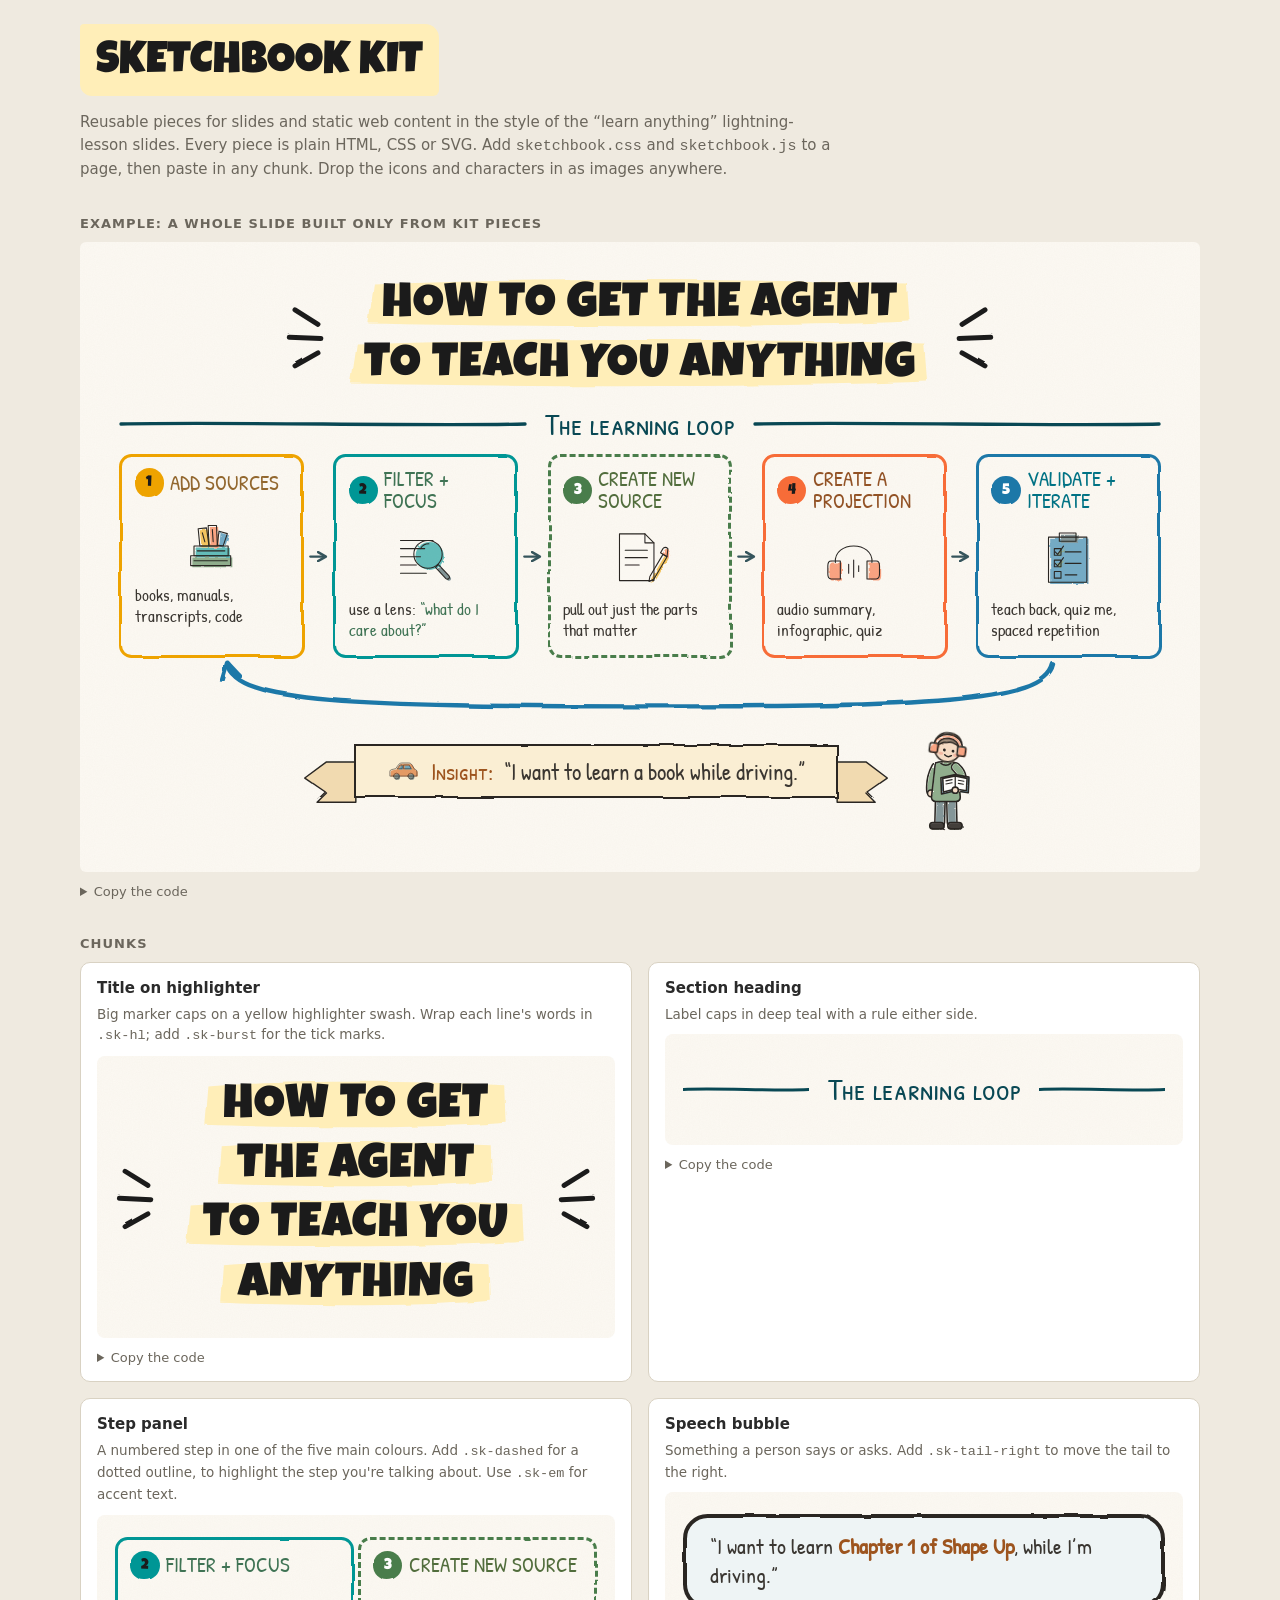
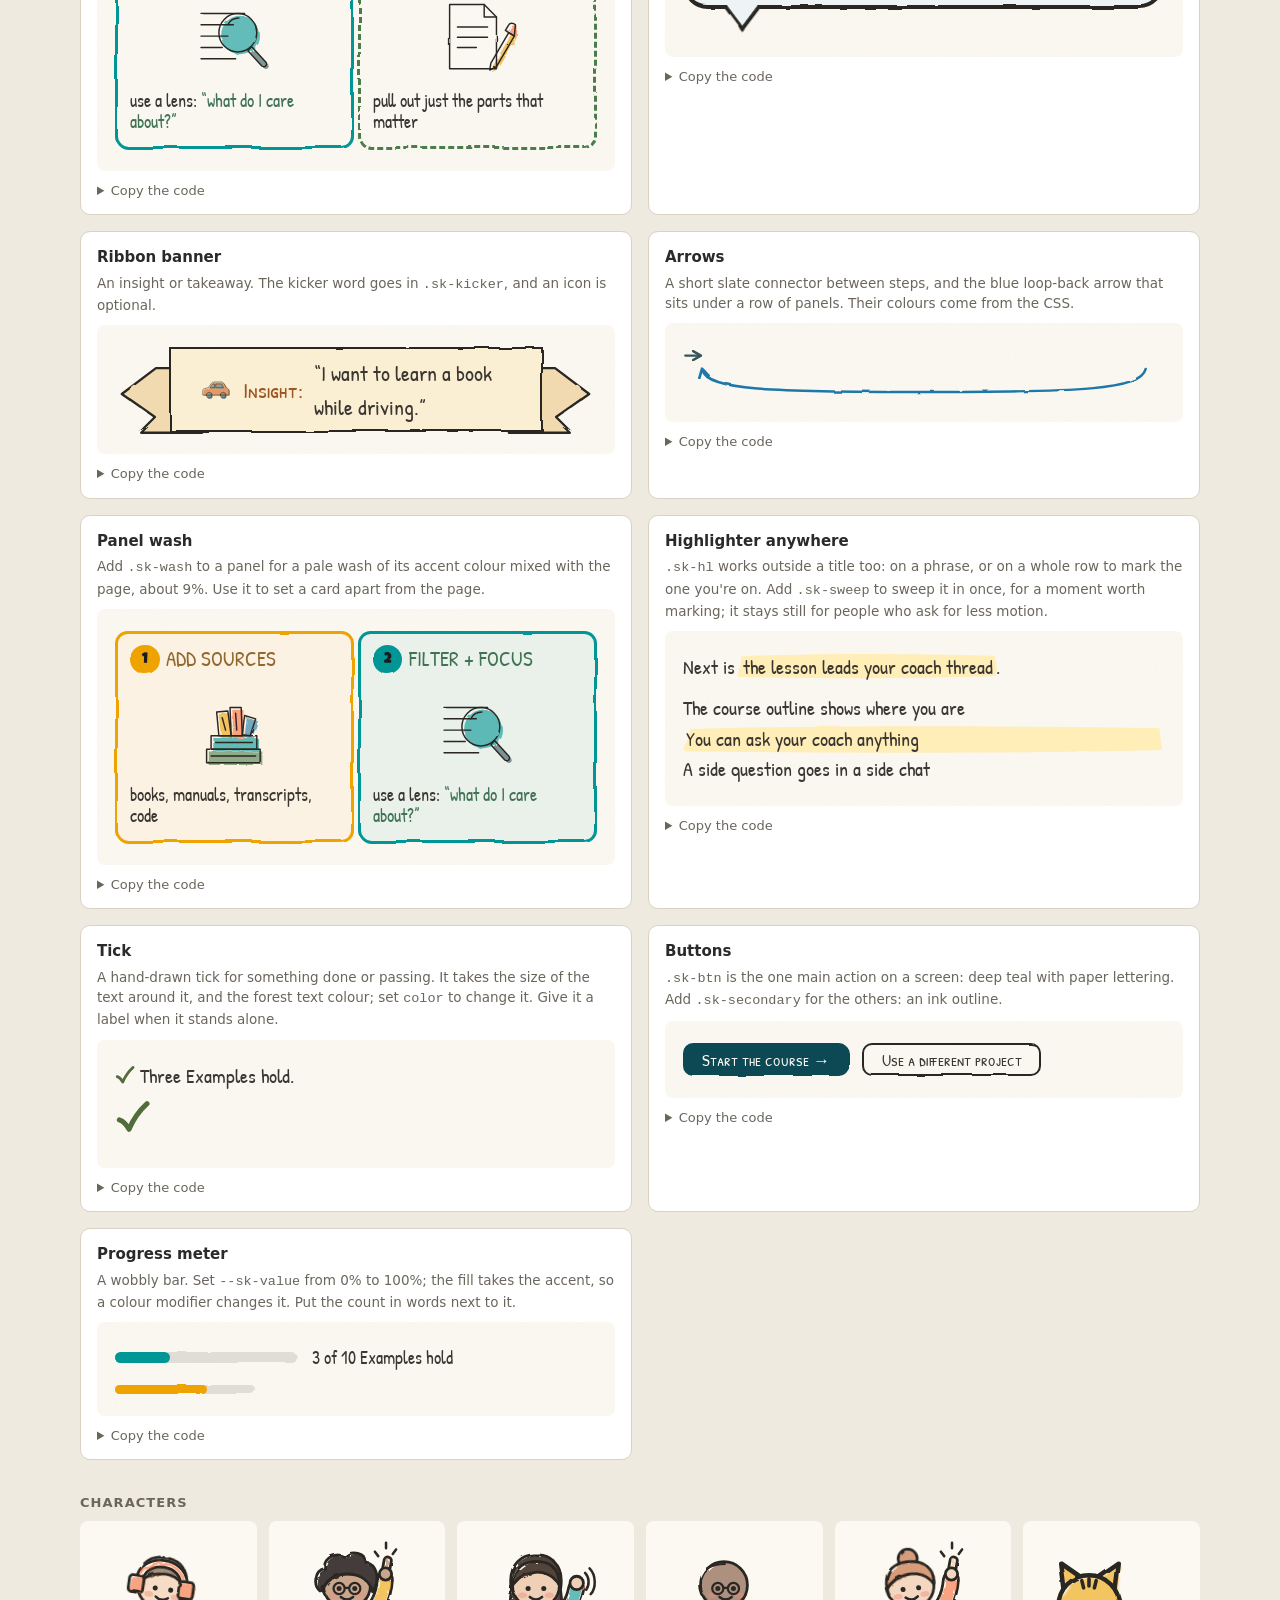
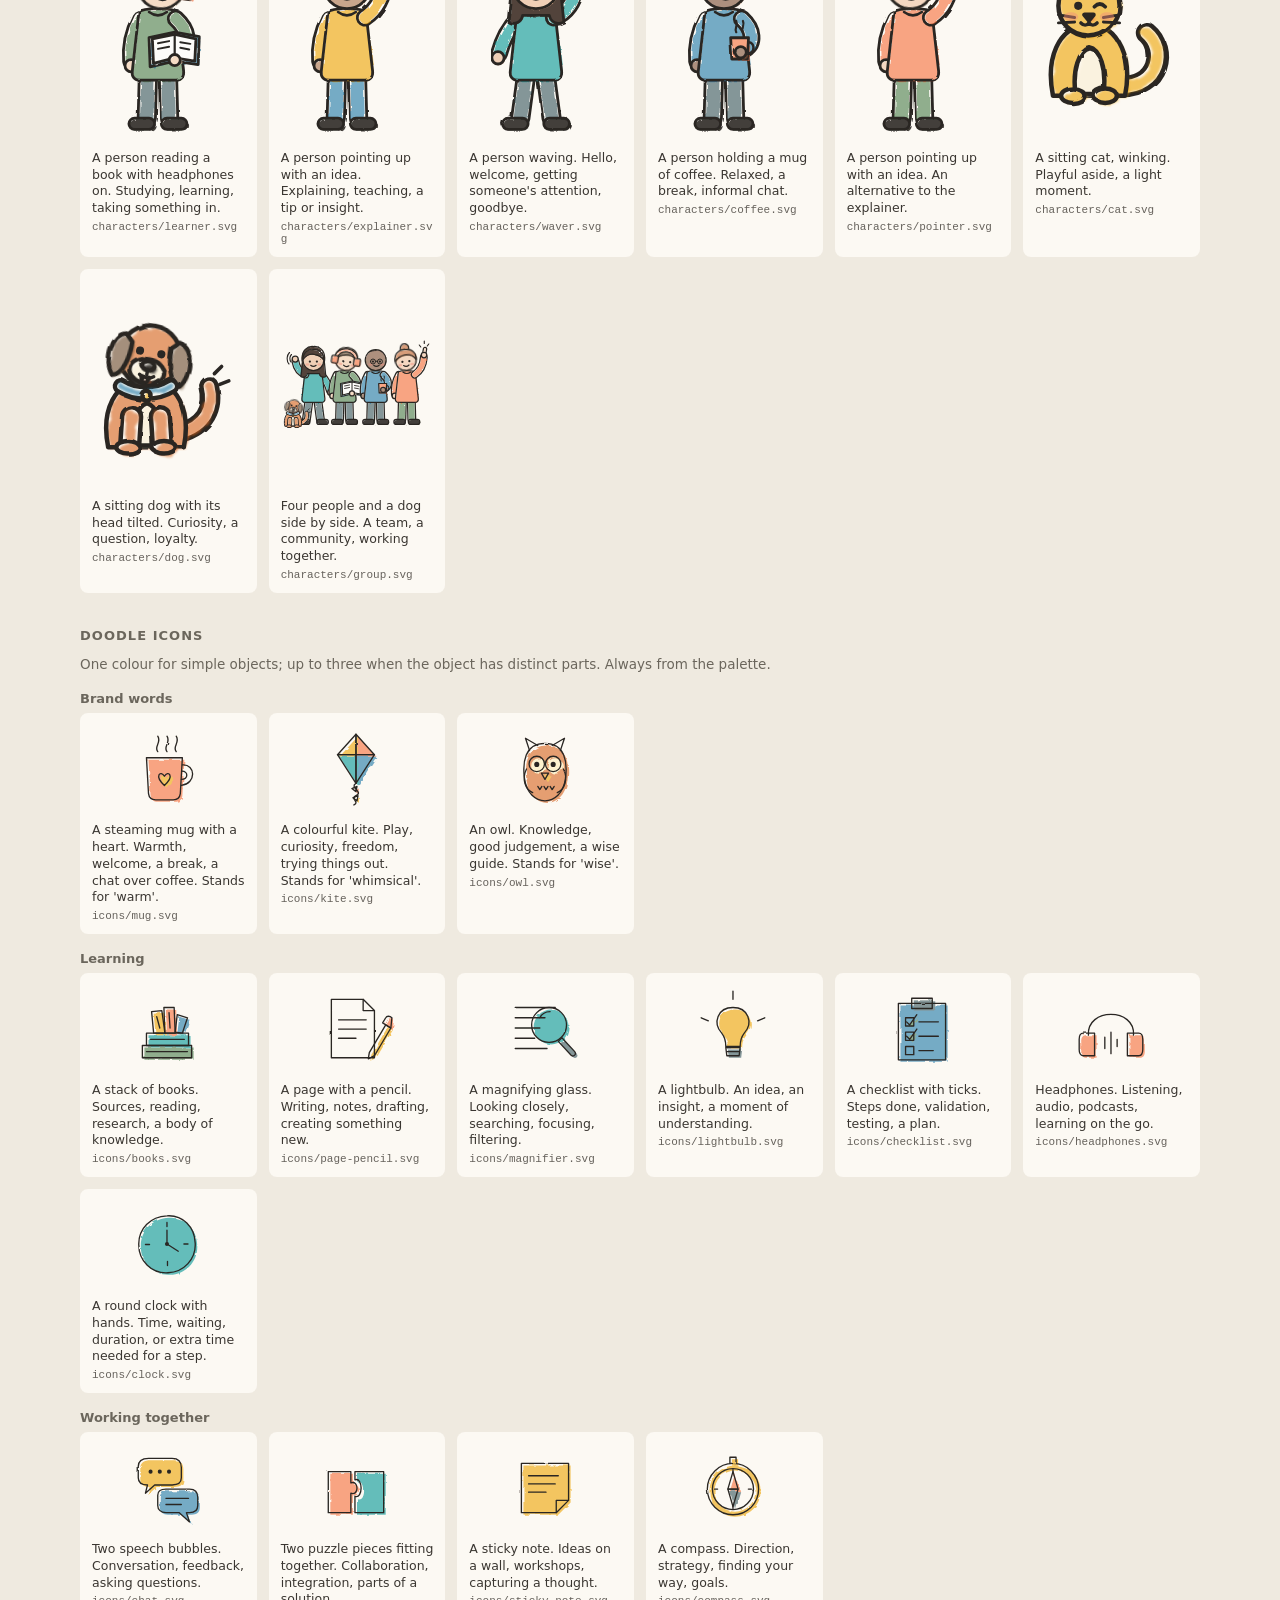
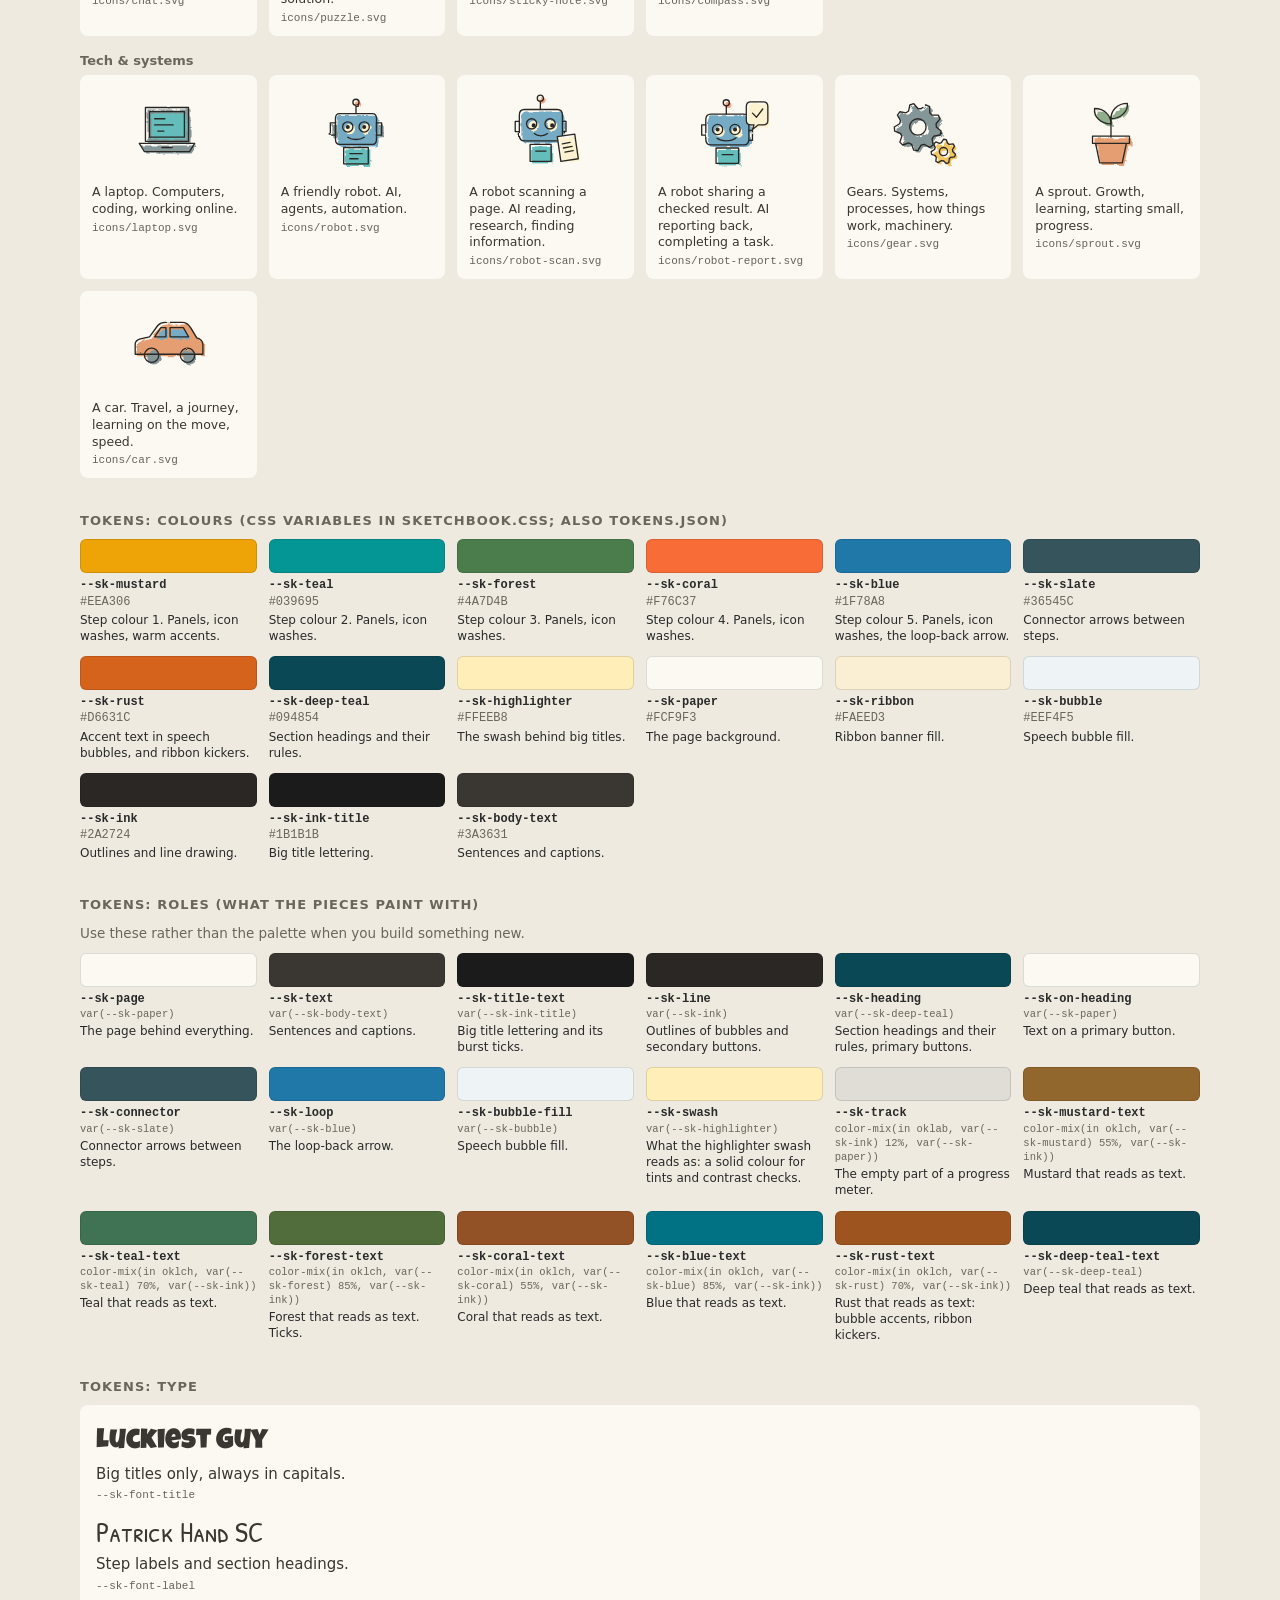
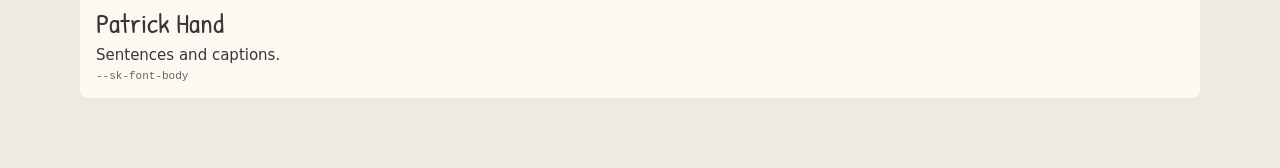
<file: kit/index.html>
<!doctype html>
<html lang="en"><head><meta charset="utf-8"><meta name="viewport" content="width=device-width, initial-scale=1">
<title>Sketchbook Kit</title>
<link rel="stylesheet" href="sketchbook.css">
<script src="sketchbook.js" defer></script>
<style>
  :root { --g-bg:#efeae0; --g-fg:#2a2a2a; --g-muted:#6b665c; --g-card:#fff; --g-line:#d9d2c3; }
  * { box-sizing: border-box; }
  body { margin:0; background:var(--g-bg); color:var(--g-fg); font:15px/1.5 system-ui,sans-serif; padding:24px 16px 60px; }
  .wrap { max-width:1120px; margin:0 auto; }
  header h1 { font-family:var(--sk-font-title); font-weight:400; font-size:44px; margin:0; color:var(--sk-title-text); display:inline-block;
               background:var(--sk-swash); padding:6px 16px 0; border-radius:4px 14px 6px 12px; }
  header p { color:var(--g-muted); max-width:760px; }
  h2.g { font:700 13px/1 system-ui; letter-spacing:.08em; text-transform:uppercase; color:var(--g-muted); margin:36px 0 12px; }
  .chunks { display:grid; grid-template-columns:repeat(2,1fr); gap:16px; }
  @media (max-width:820px) { .chunks { grid-template-columns:1fr; } }
  .chunk { background:var(--g-card); border:1px solid var(--g-line); border-radius:10px; padding:14px 16px; min-width:0; }
  .chunk h3 { margin:0; font-size:15px; } .desc { margin:4px 0 10px; color:var(--g-muted); font-size:13.5px; }
  .demo { padding:22px 18px; border-radius:8px; font-size:14px; overflow:hidden; }
  .demo .sk-panel { max-width:260px; }
  .demo .sk-row .sk-panel { max-width:none; }
  details { margin-top:10px; } summary { cursor:pointer; font-size:13px; color:var(--g-muted); }
  pre { background:#1f1e1c; color:#ece7dc; padding:10px 12px; border-radius:6px; overflow:auto; font-size:12px; white-space:pre-wrap; word-break:break-word; }
  .row { display:grid; grid-template-columns:repeat(auto-fill,minmax(150px,1fr)); gap:12px; }
  figure { margin:0; background:var(--sk-page); border-radius:8px; padding:14px 12px 12px; text-align:center; }
  figure img { width:80px; height:80px; } figure.char img { width:auto; height:200px; max-width:100%; object-fit:contain; }
  figcaption { font:12.5px/1.35 system-ui,sans-serif; color:var(--sk-text); margin-top:8px; text-align:left; }
  figcaption code, .fonts code { display:block; font:11px ui-monospace,monospace; color:color-mix(in oklab, var(--sk-text) 75%, var(--sk-page)); margin-top:4px; overflow-wrap:anywhere; }
  .sw em { display:block; font:12px/1.35 system-ui,sans-serif; color:var(--g-fg); margin-top:2px; }
  .sw { font:12px/1.35 ui-monospace,monospace; } .sw i { display:block; height:34px; border-radius:6px; border:1px solid rgba(0,0,0,.12); margin-bottom:4px; }
  .sw b { display:block; font-weight:600; } .sw span { color:var(--g-muted); overflow-wrap:anywhere; }
  .roles .sw span { font-size:10.5px; display:block; }
  h3.grp { font:600 13px/1 system-ui; margin:18px 0 8px; color:var(--g-muted); }
  .fonts { display:grid; gap:10px; background:var(--sk-page); color:var(--sk-text); padding:16px; border-radius:8px; }
</style></head>
<body><div class="wrap">
<header><h1>SKETCHBOOK KIT</h1>
<p>Reusable pieces for slides and static web content in the style of the “learn anything” lightning-lesson slides. Every piece is plain HTML, CSS or SVG.
Add <code>sketchbook.css</code> and <code>sketchbook.js</code> to a page, then paste in any chunk. Drop the icons and characters in as images anywhere.</p></header>

<h2 class="g">Example: a whole slide built only from kit pieces</h2>
<div class="sk-slide sk-paper"><div class="sk-slide-body">
  <h1 class="sk-title" style="font-size:2.7em"><span class="sk-burst"><span class="sk-hl">How to get the agent</span><br><span class="sk-hl">to teach you anything</span></span></h1>
  <h2 class="sk-section" style="font-size:1.7em;margin:.4em 0 .5em">The learning loop</h2>
  <div class="sk-row" style="font-size:.78em">
    <div class="sk-panel sk-mustard">
  <div class="sk-step"><span class="sk-num">1</span><span class="sk-label">Add sources</span></div>
  <img src="icons/books.svg" alt="">
  <p>books, manuals, transcripts, code</p>
</div>
    <svg class="sk-arrow" viewBox="0 0 40 20" aria-hidden="true"><line x1="4" y1="10" x2="30" y2="10" stroke-width="4" stroke-linecap="round" marker-end="url(#sk-head)" filter="url(#sk-wobble-line)"/></svg>
    <div class="sk-panel sk-teal">
  <div class="sk-step"><span class="sk-num">2</span><span class="sk-label">Filter + focus</span></div>
  <img src="icons/magnifier.svg" alt="">
  <p>use a lens: <span class="sk-em">“what do I care about?”</span></p>
</div>
    <svg class="sk-arrow" viewBox="0 0 40 20" aria-hidden="true"><line x1="4" y1="10" x2="30" y2="10" stroke-width="4" stroke-linecap="round" marker-end="url(#sk-head)" filter="url(#sk-wobble-line)"/></svg>
    <div class="sk-panel sk-forest sk-dashed">
  <div class="sk-step"><span class="sk-num">3</span><span class="sk-label">Create new source</span></div>
  <img src="icons/page-pencil.svg" alt="">
  <p>pull out just the parts that matter</p>
</div>
    <svg class="sk-arrow" viewBox="0 0 40 20" aria-hidden="true"><line x1="4" y1="10" x2="30" y2="10" stroke-width="4" stroke-linecap="round" marker-end="url(#sk-head)" filter="url(#sk-wobble-line)"/></svg>
    <div class="sk-panel sk-coral">
  <div class="sk-step"><span class="sk-num">4</span><span class="sk-label">Create a projection</span></div>
  <img src="icons/headphones.svg" alt="">
  <p>audio summary, infographic, quiz</p>
</div>
    <svg class="sk-arrow" viewBox="0 0 40 20" aria-hidden="true"><line x1="4" y1="10" x2="30" y2="10" stroke-width="4" stroke-linecap="round" marker-end="url(#sk-head)" filter="url(#sk-wobble-line)"/></svg>
    <div class="sk-panel sk-blue">
  <div class="sk-step"><span class="sk-num">5</span><span class="sk-label">Validate + iterate</span></div>
  <img src="icons/checklist.svg" alt="">
  <p>teach back, quiz me, spaced repetition</p>
</div>
  </div>
  <div style="margin:0 7% 0 7%"><svg class="sk-loop" viewBox="0 0 1000 70" aria-hidden="true"><path d="M960 6 C 950 50, 820 54, 500 54 C 180 54, 50 50, 40 8" fill="none" stroke-width="5" stroke-linecap="round" marker-end="url(#sk-head)" filter="url(#sk-wobble-soft)"/></svg></div>
  <div style="display:flex;align-items:center;justify-content:center;gap:1.5em;margin-top:-.6em">
    <div class="sk-ribbon" style="font-size:1.3em"><img src="icons/car.svg" alt=""><span class="sk-kicker">Insight:</span> “I want to learn a book while driving.”</div>
    <img src="characters/learner.svg" alt="" style="height:6.2em;margin-top:.6em">
  </div>
</div></div>
<details><summary>Copy the code</summary><pre><code>&lt;div class=&quot;sk-slide sk-paper&quot;&gt;&lt;div class=&quot;sk-slide-body&quot;&gt;
  &lt;h1 class=&quot;sk-title&quot; style=&quot;font-size:2.7em&quot;&gt;&lt;span class=&quot;sk-burst&quot;&gt;&lt;span class=&quot;sk-hl&quot;&gt;How to get the agent&lt;/span&gt;&lt;br&gt;&lt;span class=&quot;sk-hl&quot;&gt;to teach you anything&lt;/span&gt;&lt;/span&gt;&lt;/h1&gt;
  &lt;h2 class=&quot;sk-section&quot; style=&quot;font-size:1.7em;margin:.4em 0 .5em&quot;&gt;The learning loop&lt;/h2&gt;
  &lt;div class=&quot;sk-row&quot; style=&quot;font-size:.78em&quot;&gt;
    &lt;div class=&quot;sk-panel sk-mustard&quot;&gt;
  &lt;div class=&quot;sk-step&quot;&gt;&lt;span class=&quot;sk-num&quot;&gt;1&lt;/span&gt;&lt;span class=&quot;sk-label&quot;&gt;Add sources&lt;/span&gt;&lt;/div&gt;
  &lt;img src=&quot;icons/books.svg&quot; alt=&quot;&quot;&gt;
  &lt;p&gt;books, manuals, transcripts, code&lt;/p&gt;
&lt;/div&gt;
    &lt;svg class=&quot;sk-arrow&quot; viewBox=&quot;0 0 40 20&quot; aria-hidden=&quot;true&quot;&gt;&lt;line x1=&quot;4&quot; y1=&quot;10&quot; x2=&quot;30&quot; y2=&quot;10&quot; stroke-width=&quot;4&quot; stroke-linecap=&quot;round&quot; marker-end=&quot;url(#sk-head)&quot; filter=&quot;url(#sk-wobble-line)&quot;/&gt;&lt;/svg&gt;
    &lt;div class=&quot;sk-panel sk-teal&quot;&gt;
  &lt;div class=&quot;sk-step&quot;&gt;&lt;span class=&quot;sk-num&quot;&gt;2&lt;/span&gt;&lt;span class=&quot;sk-label&quot;&gt;Filter + focus&lt;/span&gt;&lt;/div&gt;
  &lt;img src=&quot;icons/magnifier.svg&quot; alt=&quot;&quot;&gt;
  &lt;p&gt;use a lens: &lt;span class=&quot;sk-em&quot;&gt;“what do I care about?”&lt;/span&gt;&lt;/p&gt;
&lt;/div&gt;
    &lt;svg class=&quot;sk-arrow&quot; viewBox=&quot;0 0 40 20&quot; aria-hidden=&quot;true&quot;&gt;&lt;line x1=&quot;4&quot; y1=&quot;10&quot; x2=&quot;30&quot; y2=&quot;10&quot; stroke-width=&quot;4&quot; stroke-linecap=&quot;round&quot; marker-end=&quot;url(#sk-head)&quot; filter=&quot;url(#sk-wobble-line)&quot;/&gt;&lt;/svg&gt;
    &lt;div class=&quot;sk-panel sk-forest sk-dashed&quot;&gt;
  &lt;div class=&quot;sk-step&quot;&gt;&lt;span class=&quot;sk-num&quot;&gt;3&lt;/span&gt;&lt;span class=&quot;sk-label&quot;&gt;Create new source&lt;/span&gt;&lt;/div&gt;
  &lt;img src=&quot;icons/page-pencil.svg&quot; alt=&quot;&quot;&gt;
  &lt;p&gt;pull out just the parts that matter&lt;/p&gt;
&lt;/div&gt;
    &lt;svg class=&quot;sk-arrow&quot; viewBox=&quot;0 0 40 20&quot; aria-hidden=&quot;true&quot;&gt;&lt;line x1=&quot;4&quot; y1=&quot;10&quot; x2=&quot;30&quot; y2=&quot;10&quot; stroke-width=&quot;4&quot; stroke-linecap=&quot;round&quot; marker-end=&quot;url(#sk-head)&quot; filter=&quot;url(#sk-wobble-line)&quot;/&gt;&lt;/svg&gt;
    &lt;div class=&quot;sk-panel sk-coral&quot;&gt;
  &lt;div class=&quot;sk-step&quot;&gt;&lt;span class=&quot;sk-num&quot;&gt;4&lt;/span&gt;&lt;span class=&quot;sk-label&quot;&gt;Create a projection&lt;/span&gt;&lt;/div&gt;
  &lt;img src=&quot;icons/headphones.svg&quot; alt=&quot;&quot;&gt;
  &lt;p&gt;audio summary, infographic, quiz&lt;/p&gt;
&lt;/div&gt;
    &lt;svg class=&quot;sk-arrow&quot; viewBox=&quot;0 0 40 20&quot; aria-hidden=&quot;true&quot;&gt;&lt;line x1=&quot;4&quot; y1=&quot;10&quot; x2=&quot;30&quot; y2=&quot;10&quot; stroke-width=&quot;4&quot; stroke-linecap=&quot;round&quot; marker-end=&quot;url(#sk-head)&quot; filter=&quot;url(#sk-wobble-line)&quot;/&gt;&lt;/svg&gt;
    &lt;div class=&quot;sk-panel sk-blue&quot;&gt;
  &lt;div class=&quot;sk-step&quot;&gt;&lt;span class=&quot;sk-num&quot;&gt;5&lt;/span&gt;&lt;span class=&quot;sk-label&quot;&gt;Validate + iterate&lt;/span&gt;&lt;/div&gt;
  &lt;img src=&quot;icons/checklist.svg&quot; alt=&quot;&quot;&gt;
  &lt;p&gt;teach back, quiz me, spaced repetition&lt;/p&gt;
&lt;/div&gt;
  &lt;/div&gt;
  &lt;div style=&quot;margin:0 7% 0 7%&quot;&gt;&lt;svg class=&quot;sk-loop&quot; viewBox=&quot;0 0 1000 70&quot; aria-hidden=&quot;true&quot;&gt;&lt;path d=&quot;M960 6 C 950 50, 820 54, 500 54 C 180 54, 50 50, 40 8&quot; fill=&quot;none&quot; stroke-width=&quot;5&quot; stroke-linecap=&quot;round&quot; marker-end=&quot;url(#sk-head)&quot; filter=&quot;url(#sk-wobble-soft)&quot;/&gt;&lt;/svg&gt;&lt;/div&gt;
  &lt;div style=&quot;display:flex;align-items:center;justify-content:center;gap:1.5em;margin-top:-.6em&quot;&gt;
    &lt;div class=&quot;sk-ribbon&quot; style=&quot;font-size:1.3em&quot;&gt;&lt;img src=&quot;icons/car.svg&quot; alt=&quot;&quot;&gt;&lt;span class=&quot;sk-kicker&quot;&gt;Insight:&lt;/span&gt; “I want to learn a book while driving.”&lt;/div&gt;
    &lt;img src=&quot;characters/learner.svg&quot; alt=&quot;&quot; style=&quot;height:6.2em;margin-top:.6em&quot;&gt;
  &lt;/div&gt;
&lt;/div&gt;&lt;/div&gt;</code></pre></details>

<h2 class="g">Chunks</h2>
<div class="chunks"><section class="chunk"><h3>Title on highlighter</h3><p class="desc">Big marker caps on a yellow highlighter swash. Wrap each line's words in <code>.sk-hl</code>; add <code>.sk-burst</code> for the tick marks.</p><div class="demo sk-paper"><h1 class="sk-title"><span class="sk-burst"><span class="sk-hl">How to get the agent</span><br><span class="sk-hl">to teach you anything</span></span></h1></div><details><summary>Copy the code</summary><pre><code>&lt;h1 class=&quot;sk-title&quot;&gt;&lt;span class=&quot;sk-burst&quot;&gt;&lt;span class=&quot;sk-hl&quot;&gt;How to get the agent&lt;/span&gt;&lt;br&gt;&lt;span class=&quot;sk-hl&quot;&gt;to teach you anything&lt;/span&gt;&lt;/span&gt;&lt;/h1&gt;</code></pre></details></section>
<section class="chunk"><h3>Section heading</h3><p class="desc">Label caps in deep teal with a rule either side.</p><div class="demo sk-paper"><h2 class="sk-section">The learning loop</h2></div><details><summary>Copy the code</summary><pre><code>&lt;h2 class=&quot;sk-section&quot;&gt;The learning loop&lt;/h2&gt;</code></pre></details></section>
<section class="chunk"><h3>Step panel</h3><p class="desc">A numbered step in one of the five main colours. Add <code>.sk-dashed</code> for a dotted outline, to highlight the step you're talking about. Use <code>.sk-em</code> for accent text.</p><div class="demo sk-paper"><div class="sk-row">
<div class="sk-panel sk-teal">
  <div class="sk-step"><span class="sk-num">2</span><span class="sk-label">Filter + focus</span></div>
  <img src="icons/magnifier.svg" alt="">
  <p>use a lens: <span class="sk-em">“what do I care about?”</span></p>
</div>
<div class="sk-panel sk-forest sk-dashed">
  <div class="sk-step"><span class="sk-num">3</span><span class="sk-label">Create new source</span></div>
  <img src="icons/page-pencil.svg" alt="">
  <p>pull out just the parts that matter</p>
</div>
</div></div><details><summary>Copy the code</summary><pre><code>&lt;div class=&quot;sk-row&quot;&gt;
&lt;div class=&quot;sk-panel sk-teal&quot;&gt;
  &lt;div class=&quot;sk-step&quot;&gt;&lt;span class=&quot;sk-num&quot;&gt;2&lt;/span&gt;&lt;span class=&quot;sk-label&quot;&gt;Filter + focus&lt;/span&gt;&lt;/div&gt;
  &lt;img src=&quot;icons/magnifier.svg&quot; alt=&quot;&quot;&gt;
  &lt;p&gt;use a lens: &lt;span class=&quot;sk-em&quot;&gt;“what do I care about?”&lt;/span&gt;&lt;/p&gt;
&lt;/div&gt;
&lt;div class=&quot;sk-panel sk-forest sk-dashed&quot;&gt;
  &lt;div class=&quot;sk-step&quot;&gt;&lt;span class=&quot;sk-num&quot;&gt;3&lt;/span&gt;&lt;span class=&quot;sk-label&quot;&gt;Create new source&lt;/span&gt;&lt;/div&gt;
  &lt;img src=&quot;icons/page-pencil.svg&quot; alt=&quot;&quot;&gt;
  &lt;p&gt;pull out just the parts that matter&lt;/p&gt;
&lt;/div&gt;
&lt;/div&gt;</code></pre></details></section>
<section class="chunk"><h3>Speech bubble</h3><p class="desc">Something a person says or asks. Add <code>.sk-tail-right</code> to move the tail to the right.</p><div class="demo sk-paper"><div class="sk-bubble">“I want to learn <span class="sk-em">Chapter 1 of Shape Up</span>, while I’m driving.”</div></div><details><summary>Copy the code</summary><pre><code>&lt;div class=&quot;sk-bubble&quot;&gt;“I want to learn &lt;span class=&quot;sk-em&quot;&gt;Chapter 1 of Shape Up&lt;/span&gt;, while I’m driving.”&lt;/div&gt;</code></pre></details></section>
<section class="chunk"><h3>Ribbon banner</h3><p class="desc">An insight or takeaway. The kicker word goes in <code>.sk-kicker</code>, and an icon is optional.</p><div class="demo sk-paper"><div class="sk-ribbon"><img src="icons/car.svg" alt=""><span class="sk-kicker">Insight:</span> “I want to learn a book while driving.”</div></div><details><summary>Copy the code</summary><pre><code>&lt;div class=&quot;sk-ribbon&quot;&gt;&lt;img src=&quot;icons/car.svg&quot; alt=&quot;&quot;&gt;&lt;span class=&quot;sk-kicker&quot;&gt;Insight:&lt;/span&gt; “I want to learn a book while driving.”&lt;/div&gt;</code></pre></details></section>
<section class="chunk"><h3>Arrows</h3><p class="desc">A short slate connector between steps, and the blue loop-back arrow that sits under a row of panels. Their colours come from the CSS.</p><div class="demo sk-paper"><svg class="sk-arrow" viewBox="0 0 40 20" aria-hidden="true"><line x1="4" y1="10" x2="30" y2="10" stroke-width="4" stroke-linecap="round" marker-end="url(#sk-head)" filter="url(#sk-wobble-line)"/></svg>
<svg class="sk-loop" viewBox="0 0 1000 70" aria-hidden="true"><path d="M960 6 C 950 50, 820 54, 500 54 C 180 54, 50 50, 40 8" fill="none" stroke-width="5" stroke-linecap="round" marker-end="url(#sk-head)" filter="url(#sk-wobble-soft)"/></svg></div><details><summary>Copy the code</summary><pre><code>&lt;svg class=&quot;sk-arrow&quot; viewBox=&quot;0 0 40 20&quot; aria-hidden=&quot;true&quot;&gt;&lt;line x1=&quot;4&quot; y1=&quot;10&quot; x2=&quot;30&quot; y2=&quot;10&quot; stroke-width=&quot;4&quot; stroke-linecap=&quot;round&quot; marker-end=&quot;url(#sk-head)&quot; filter=&quot;url(#sk-wobble-line)&quot;/&gt;&lt;/svg&gt;
&lt;svg class=&quot;sk-loop&quot; viewBox=&quot;0 0 1000 70&quot; aria-hidden=&quot;true&quot;&gt;&lt;path d=&quot;M960 6 C 950 50, 820 54, 500 54 C 180 54, 50 50, 40 8&quot; fill=&quot;none&quot; stroke-width=&quot;5&quot; stroke-linecap=&quot;round&quot; marker-end=&quot;url(#sk-head)&quot; filter=&quot;url(#sk-wobble-soft)&quot;/&gt;&lt;/svg&gt;</code></pre></details></section>
<section class="chunk"><h3>Panel wash</h3><p class="desc">Add <code>.sk-wash</code> to a panel for a pale wash of its accent colour mixed with the page, about 9%. Use it to set a card apart from the page.</p><div class="demo sk-paper"><div class="sk-row">
<div class="sk-panel sk-mustard sk-wash">
  <div class="sk-step"><span class="sk-num">1</span><span class="sk-label">Add sources</span></div>
  <img src="icons/books.svg" alt="">
  <p>books, manuals, transcripts, code</p>
</div>
<div class="sk-panel sk-teal sk-wash">
  <div class="sk-step"><span class="sk-num">2</span><span class="sk-label">Filter + focus</span></div>
  <img src="icons/magnifier.svg" alt="">
  <p>use a lens: <span class="sk-em">“what do I care about?”</span></p>
</div>
</div></div><details><summary>Copy the code</summary><pre><code>&lt;div class=&quot;sk-row&quot;&gt;
&lt;div class=&quot;sk-panel sk-mustard sk-wash&quot;&gt;
  &lt;div class=&quot;sk-step&quot;&gt;&lt;span class=&quot;sk-num&quot;&gt;1&lt;/span&gt;&lt;span class=&quot;sk-label&quot;&gt;Add sources&lt;/span&gt;&lt;/div&gt;
  &lt;img src=&quot;icons/books.svg&quot; alt=&quot;&quot;&gt;
  &lt;p&gt;books, manuals, transcripts, code&lt;/p&gt;
&lt;/div&gt;
&lt;div class=&quot;sk-panel sk-teal sk-wash&quot;&gt;
  &lt;div class=&quot;sk-step&quot;&gt;&lt;span class=&quot;sk-num&quot;&gt;2&lt;/span&gt;&lt;span class=&quot;sk-label&quot;&gt;Filter + focus&lt;/span&gt;&lt;/div&gt;
  &lt;img src=&quot;icons/magnifier.svg&quot; alt=&quot;&quot;&gt;
  &lt;p&gt;use a lens: &lt;span class=&quot;sk-em&quot;&gt;“what do I care about?”&lt;/span&gt;&lt;/p&gt;
&lt;/div&gt;
&lt;/div&gt;</code></pre></details></section>
<section class="chunk"><h3>Highlighter anywhere</h3><p class="desc"><code>.sk-hl</code> works outside a title too: on a phrase, or on a whole row to mark the one you're on. Add <code>.sk-sweep</code> to sweep it in once, for a moment worth marking; it stays still for people who ask for less motion.</p><div class="demo sk-paper"><p style="font-size:1.4em;margin:0 0 .6em">Next is <span class="sk-hl">the lesson leads your coach thread</span>.</p>
<div style="font-size:1.4em">
  <div>The course outline shows where you are</div>
  <div class="sk-hl sk-sweep">You can ask your coach anything</div>
  <div>A side question goes in a side chat</div>
</div></div><details><summary>Copy the code</summary><pre><code>&lt;p style=&quot;font-size:1.4em;margin:0 0 .6em&quot;&gt;Next is &lt;span class=&quot;sk-hl&quot;&gt;the lesson leads your coach thread&lt;/span&gt;.&lt;/p&gt;
&lt;div style=&quot;font-size:1.4em&quot;&gt;
  &lt;div&gt;The course outline shows where you are&lt;/div&gt;
  &lt;div class=&quot;sk-hl sk-sweep&quot;&gt;You can ask your coach anything&lt;/div&gt;
  &lt;div&gt;A side question goes in a side chat&lt;/div&gt;
&lt;/div&gt;</code></pre></details></section>
<section class="chunk"><h3>Tick</h3><p class="desc">A hand-drawn tick for something done or passing. It takes the size of the text around it, and the forest text colour; set <code>color</code> to change it. Give it a label when it stands alone.</p><div class="demo sk-paper"><p style="font-size:1.4em;margin:0"><span class="sk-tick" role="img" aria-label="done"></span> Three Examples hold.</p>
<p style="font-size:2.6em;margin:0"><span class="sk-tick" role="img" aria-label="passing"></span></p></div><details><summary>Copy the code</summary><pre><code>&lt;p style=&quot;font-size:1.4em;margin:0&quot;&gt;&lt;span class=&quot;sk-tick&quot; role=&quot;img&quot; aria-label=&quot;done&quot;&gt;&lt;/span&gt; Three Examples hold.&lt;/p&gt;
&lt;p style=&quot;font-size:2.6em;margin:0&quot;&gt;&lt;span class=&quot;sk-tick&quot; role=&quot;img&quot; aria-label=&quot;passing&quot;&gt;&lt;/span&gt;&lt;/p&gt;</code></pre></details></section>
<section class="chunk"><h3>Buttons</h3><p class="desc"><code>.sk-btn</code> is the one main action on a screen: deep teal with paper lettering. Add <code>.sk-secondary</code> for the others: an ink outline.</p><div class="demo sk-paper"><button class="sk-btn" type="button">Start the course →</button>
<button class="sk-btn sk-secondary" type="button">Use a different project</button></div><details><summary>Copy the code</summary><pre><code>&lt;button class=&quot;sk-btn&quot; type=&quot;button&quot;&gt;Start the course →&lt;/button&gt;
&lt;button class=&quot;sk-btn sk-secondary&quot; type=&quot;button&quot;&gt;Use a different project&lt;/button&gt;</code></pre></details></section>
<section class="chunk"><h3>Progress meter</h3><p class="desc">A wobbly bar. Set <code>--sk-value</code> from 0% to 100%; the fill takes the accent, so a colour modifier changes it. Put the count in words next to it.</p><div class="demo sk-paper"><div style="display:flex;align-items:center;gap:.8em;font-size:1.3em">
  <div class="sk-meter" role="progressbar" aria-label="Examples that hold" aria-valuemin="0" aria-valuemax="10" aria-valuenow="3" style="--sk-value:30%;width:10em"></div>
  <span>3 of 10 Examples hold</span>
</div>
<div class="sk-meter sk-mustard" role="progressbar" aria-label="Lessons done" aria-valuemin="0" aria-valuemax="9" aria-valuenow="6" style="--sk-value:66%;width:10em;margin-top:1em"></div></div><details><summary>Copy the code</summary><pre><code>&lt;div style=&quot;display:flex;align-items:center;gap:.8em;font-size:1.3em&quot;&gt;
  &lt;div class=&quot;sk-meter&quot; role=&quot;progressbar&quot; aria-label=&quot;Examples that hold&quot; aria-valuemin=&quot;0&quot; aria-valuemax=&quot;10&quot; aria-valuenow=&quot;3&quot; style=&quot;--sk-value:30%;width:10em&quot;&gt;&lt;/div&gt;
  &lt;span&gt;3 of 10 Examples hold&lt;/span&gt;
&lt;/div&gt;
&lt;div class=&quot;sk-meter sk-mustard&quot; role=&quot;progressbar&quot; aria-label=&quot;Lessons done&quot; aria-valuemin=&quot;0&quot; aria-valuemax=&quot;9&quot; aria-valuenow=&quot;6&quot; style=&quot;--sk-value:66%;width:10em;margin-top:1em&quot;&gt;&lt;/div&gt;</code></pre></details></section></div>

<h2 class="g">Characters</h2>
<div class="row"><figure class="char"><img src="characters/learner.svg" alt=""><figcaption>A person reading a book with headphones on. Studying, learning, taking something in.<code>characters/learner.svg</code></figcaption></figure>
<figure class="char"><img src="characters/explainer.svg" alt=""><figcaption>A person pointing up with an idea. Explaining, teaching, a tip or insight.<code>characters/explainer.svg</code></figcaption></figure>
<figure class="char"><img src="characters/waver.svg" alt=""><figcaption>A person waving. Hello, welcome, getting someone&#x27;s attention, goodbye.<code>characters/waver.svg</code></figcaption></figure>
<figure class="char"><img src="characters/coffee.svg" alt=""><figcaption>A person holding a mug of coffee. Relaxed, a break, informal chat.<code>characters/coffee.svg</code></figcaption></figure>
<figure class="char"><img src="characters/pointer.svg" alt=""><figcaption>A person pointing up with an idea. An alternative to the explainer.<code>characters/pointer.svg</code></figcaption></figure>
<figure class="char"><img src="characters/cat.svg" alt=""><figcaption>A sitting cat, winking. Playful aside, a light moment.<code>characters/cat.svg</code></figcaption></figure>
<figure class="char"><img src="characters/dog.svg" alt=""><figcaption>A sitting dog with its head tilted. Curiosity, a question, loyalty.<code>characters/dog.svg</code></figcaption></figure>
<figure class="char"><img src="characters/group.svg" alt=""><figcaption>Four people and a dog side by side. A team, a community, working together.<code>characters/group.svg</code></figcaption></figure></div>

<h2 class="g">Doodle icons</h2>
<p class="desc">One colour for simple objects; up to three when the object has distinct parts. Always from the palette.</p>
<h3 class="grp">Brand words</h3><div class="row"><figure><img src="icons/mug.svg" alt=""><figcaption>A steaming mug with a heart. Warmth, welcome, a break, a chat over coffee. Stands for &#x27;warm&#x27;.<code>icons/mug.svg</code></figcaption></figure><figure><img src="icons/kite.svg" alt=""><figcaption>A colourful kite. Play, curiosity, freedom, trying things out. Stands for &#x27;whimsical&#x27;.<code>icons/kite.svg</code></figcaption></figure><figure><img src="icons/owl.svg" alt=""><figcaption>An owl. Knowledge, good judgement, a wise guide. Stands for &#x27;wise&#x27;.<code>icons/owl.svg</code></figcaption></figure></div>
<h3 class="grp">Learning</h3><div class="row"><figure><img src="icons/books.svg" alt=""><figcaption>A stack of books. Sources, reading, research, a body of knowledge.<code>icons/books.svg</code></figcaption></figure><figure><img src="icons/page-pencil.svg" alt=""><figcaption>A page with a pencil. Writing, notes, drafting, creating something new.<code>icons/page-pencil.svg</code></figcaption></figure><figure><img src="icons/magnifier.svg" alt=""><figcaption>A magnifying glass. Looking closely, searching, focusing, filtering.<code>icons/magnifier.svg</code></figcaption></figure><figure><img src="icons/lightbulb.svg" alt=""><figcaption>A lightbulb. An idea, an insight, a moment of understanding.<code>icons/lightbulb.svg</code></figcaption></figure><figure><img src="icons/checklist.svg" alt=""><figcaption>A checklist with ticks. Steps done, validation, testing, a plan.<code>icons/checklist.svg</code></figcaption></figure><figure><img src="icons/headphones.svg" alt=""><figcaption>Headphones. Listening, audio, podcasts, learning on the go.<code>icons/headphones.svg</code></figcaption></figure><figure><img src="icons/clock.svg" alt=""><figcaption>A round clock with hands. Time, waiting, duration, or extra time needed for a step.<code>icons/clock.svg</code></figcaption></figure></div>
<h3 class="grp">Working together</h3><div class="row"><figure><img src="icons/chat.svg" alt=""><figcaption>Two speech bubbles. Conversation, feedback, asking questions.<code>icons/chat.svg</code></figcaption></figure><figure><img src="icons/puzzle.svg" alt=""><figcaption>Two puzzle pieces fitting together. Collaboration, integration, parts of a solution.<code>icons/puzzle.svg</code></figcaption></figure><figure><img src="icons/sticky-note.svg" alt=""><figcaption>A sticky note. Ideas on a wall, workshops, capturing a thought.<code>icons/sticky-note.svg</code></figcaption></figure><figure><img src="icons/compass.svg" alt=""><figcaption>A compass. Direction, strategy, finding your way, goals.<code>icons/compass.svg</code></figcaption></figure></div>
<h3 class="grp">Tech & systems</h3><div class="row"><figure><img src="icons/laptop.svg" alt=""><figcaption>A laptop. Computers, coding, working online.<code>icons/laptop.svg</code></figcaption></figure><figure><img src="icons/robot.svg" alt=""><figcaption>A friendly robot. AI, agents, automation.<code>icons/robot.svg</code></figcaption></figure><figure><img src="icons/robot-scan.svg" alt=""><figcaption>A robot scanning a page. AI reading, research, finding information.<code>icons/robot-scan.svg</code></figcaption></figure><figure><img src="icons/robot-report.svg" alt=""><figcaption>A robot sharing a checked result. AI reporting back, completing a task.<code>icons/robot-report.svg</code></figcaption></figure><figure><img src="icons/gear.svg" alt=""><figcaption>Gears. Systems, processes, how things work, machinery.<code>icons/gear.svg</code></figcaption></figure><figure><img src="icons/sprout.svg" alt=""><figcaption>A sprout. Growth, learning, starting small, progress.<code>icons/sprout.svg</code></figcaption></figure><figure><img src="icons/car.svg" alt=""><figcaption>A car. Travel, a journey, learning on the move, speed.<code>icons/car.svg</code></figcaption></figure></div>

<h2 class="g">Tokens: colours (CSS variables in sketchbook.css; also tokens.json)</h2>
<div class="row"><div class="sw"><i style="background:#EEA306"></i><b>--sk-mustard</b><span>#EEA306</span><em>Step colour 1. Panels, icon washes, warm accents.</em></div><div class="sw"><i style="background:#039695"></i><b>--sk-teal</b><span>#039695</span><em>Step colour 2. Panels, icon washes.</em></div><div class="sw"><i style="background:#4A7D4B"></i><b>--sk-forest</b><span>#4A7D4B</span><em>Step colour 3. Panels, icon washes.</em></div><div class="sw"><i style="background:#F76C37"></i><b>--sk-coral</b><span>#F76C37</span><em>Step colour 4. Panels, icon washes.</em></div><div class="sw"><i style="background:#1F78A8"></i><b>--sk-blue</b><span>#1F78A8</span><em>Step colour 5. Panels, icon washes, the loop-back arrow.</em></div><div class="sw"><i style="background:#36545C"></i><b>--sk-slate</b><span>#36545C</span><em>Connector arrows between steps.</em></div><div class="sw"><i style="background:#D6631C"></i><b>--sk-rust</b><span>#D6631C</span><em>Accent text in speech bubbles, and ribbon kickers.</em></div><div class="sw"><i style="background:#094854"></i><b>--sk-deep-teal</b><span>#094854</span><em>Section headings and their rules.</em></div><div class="sw"><i style="background:#FFEEB8"></i><b>--sk-highlighter</b><span>#FFEEB8</span><em>The swash behind big titles.</em></div><div class="sw"><i style="background:#FCF9F3"></i><b>--sk-paper</b><span>#FCF9F3</span><em>The page background.</em></div><div class="sw"><i style="background:#FAEED3"></i><b>--sk-ribbon</b><span>#FAEED3</span><em>Ribbon banner fill.</em></div><div class="sw"><i style="background:#EEF4F5"></i><b>--sk-bubble</b><span>#EEF4F5</span><em>Speech bubble fill.</em></div><div class="sw"><i style="background:#2A2724"></i><b>--sk-ink</b><span>#2A2724</span><em>Outlines and line drawing.</em></div><div class="sw"><i style="background:#1B1B1B"></i><b>--sk-ink-title</b><span>#1B1B1B</span><em>Big title lettering.</em></div><div class="sw"><i style="background:#3A3631"></i><b>--sk-body-text</b><span>#3A3631</span><em>Sentences and captions.</em></div></div>

<h2 class="g">Tokens: roles (what the pieces paint with)</h2>
<p class="desc">Use these rather than the palette when you build something new.</p>
<div class="row roles"><div class="sw"><i style="background:var(--sk-page)"></i><b>--sk-page</b><span>var(--sk-paper)</span><em>The page behind everything.</em></div><div class="sw"><i style="background:var(--sk-text)"></i><b>--sk-text</b><span>var(--sk-body-text)</span><em>Sentences and captions.</em></div><div class="sw"><i style="background:var(--sk-title-text)"></i><b>--sk-title-text</b><span>var(--sk-ink-title)</span><em>Big title lettering and its burst ticks.</em></div><div class="sw"><i style="background:var(--sk-line)"></i><b>--sk-line</b><span>var(--sk-ink)</span><em>Outlines of bubbles and secondary buttons.</em></div><div class="sw"><i style="background:var(--sk-heading)"></i><b>--sk-heading</b><span>var(--sk-deep-teal)</span><em>Section headings and their rules, primary buttons.</em></div><div class="sw"><i style="background:var(--sk-on-heading)"></i><b>--sk-on-heading</b><span>var(--sk-paper)</span><em>Text on a primary button.</em></div><div class="sw"><i style="background:var(--sk-connector)"></i><b>--sk-connector</b><span>var(--sk-slate)</span><em>Connector arrows between steps.</em></div><div class="sw"><i style="background:var(--sk-loop)"></i><b>--sk-loop</b><span>var(--sk-blue)</span><em>The loop-back arrow.</em></div><div class="sw"><i style="background:var(--sk-bubble-fill)"></i><b>--sk-bubble-fill</b><span>var(--sk-bubble)</span><em>Speech bubble fill.</em></div><div class="sw"><i style="background:var(--sk-swash)"></i><b>--sk-swash</b><span>var(--sk-highlighter)</span><em>What the highlighter swash reads as: a solid colour for tints and contrast checks.</em></div><div class="sw"><i style="background:var(--sk-track)"></i><b>--sk-track</b><span>color-mix(in oklab, var(--sk-ink) 12%, var(--sk-paper))</span><em>The empty part of a progress meter.</em></div><div class="sw"><i style="background:var(--sk-mustard-text)"></i><b>--sk-mustard-text</b><span>color-mix(in oklch, var(--sk-mustard) 55%, var(--sk-ink))</span><em>Mustard that reads as text.</em></div><div class="sw"><i style="background:var(--sk-teal-text)"></i><b>--sk-teal-text</b><span>color-mix(in oklch, var(--sk-teal) 70%, var(--sk-ink))</span><em>Teal that reads as text.</em></div><div class="sw"><i style="background:var(--sk-forest-text)"></i><b>--sk-forest-text</b><span>color-mix(in oklch, var(--sk-forest) 85%, var(--sk-ink))</span><em>Forest that reads as text. Ticks.</em></div><div class="sw"><i style="background:var(--sk-coral-text)"></i><b>--sk-coral-text</b><span>color-mix(in oklch, var(--sk-coral) 55%, var(--sk-ink))</span><em>Coral that reads as text.</em></div><div class="sw"><i style="background:var(--sk-blue-text)"></i><b>--sk-blue-text</b><span>color-mix(in oklch, var(--sk-blue) 85%, var(--sk-ink))</span><em>Blue that reads as text.</em></div><div class="sw"><i style="background:var(--sk-rust-text)"></i><b>--sk-rust-text</b><span>color-mix(in oklch, var(--sk-rust) 70%, var(--sk-ink))</span><em>Rust that reads as text: bubble accents, ribbon kickers.</em></div><div class="sw"><i style="background:var(--sk-deep-teal-text)"></i><b>--sk-deep-teal-text</b><span>var(--sk-deep-teal)</span><em>Deep teal that reads as text.</em></div></div>

<h2 class="g">Tokens: type</h2>
<div class="fonts"><div><div style="font-family:var(--sk-font-title);font-size:28px">Luckiest Guy</div>Big titles only, always in capitals.<code>--sk-font-title</code></div><div><div style="font-family:var(--sk-font-label);font-size:28px">Patrick Hand SC</div>Step labels and section headings.<code>--sk-font-label</code></div><div><div style="font-family:var(--sk-font-body);font-size:28px">Patrick Hand</div>Sentences and captions.<code>--sk-font-body</code></div></div>
</div></body></html>
</file>
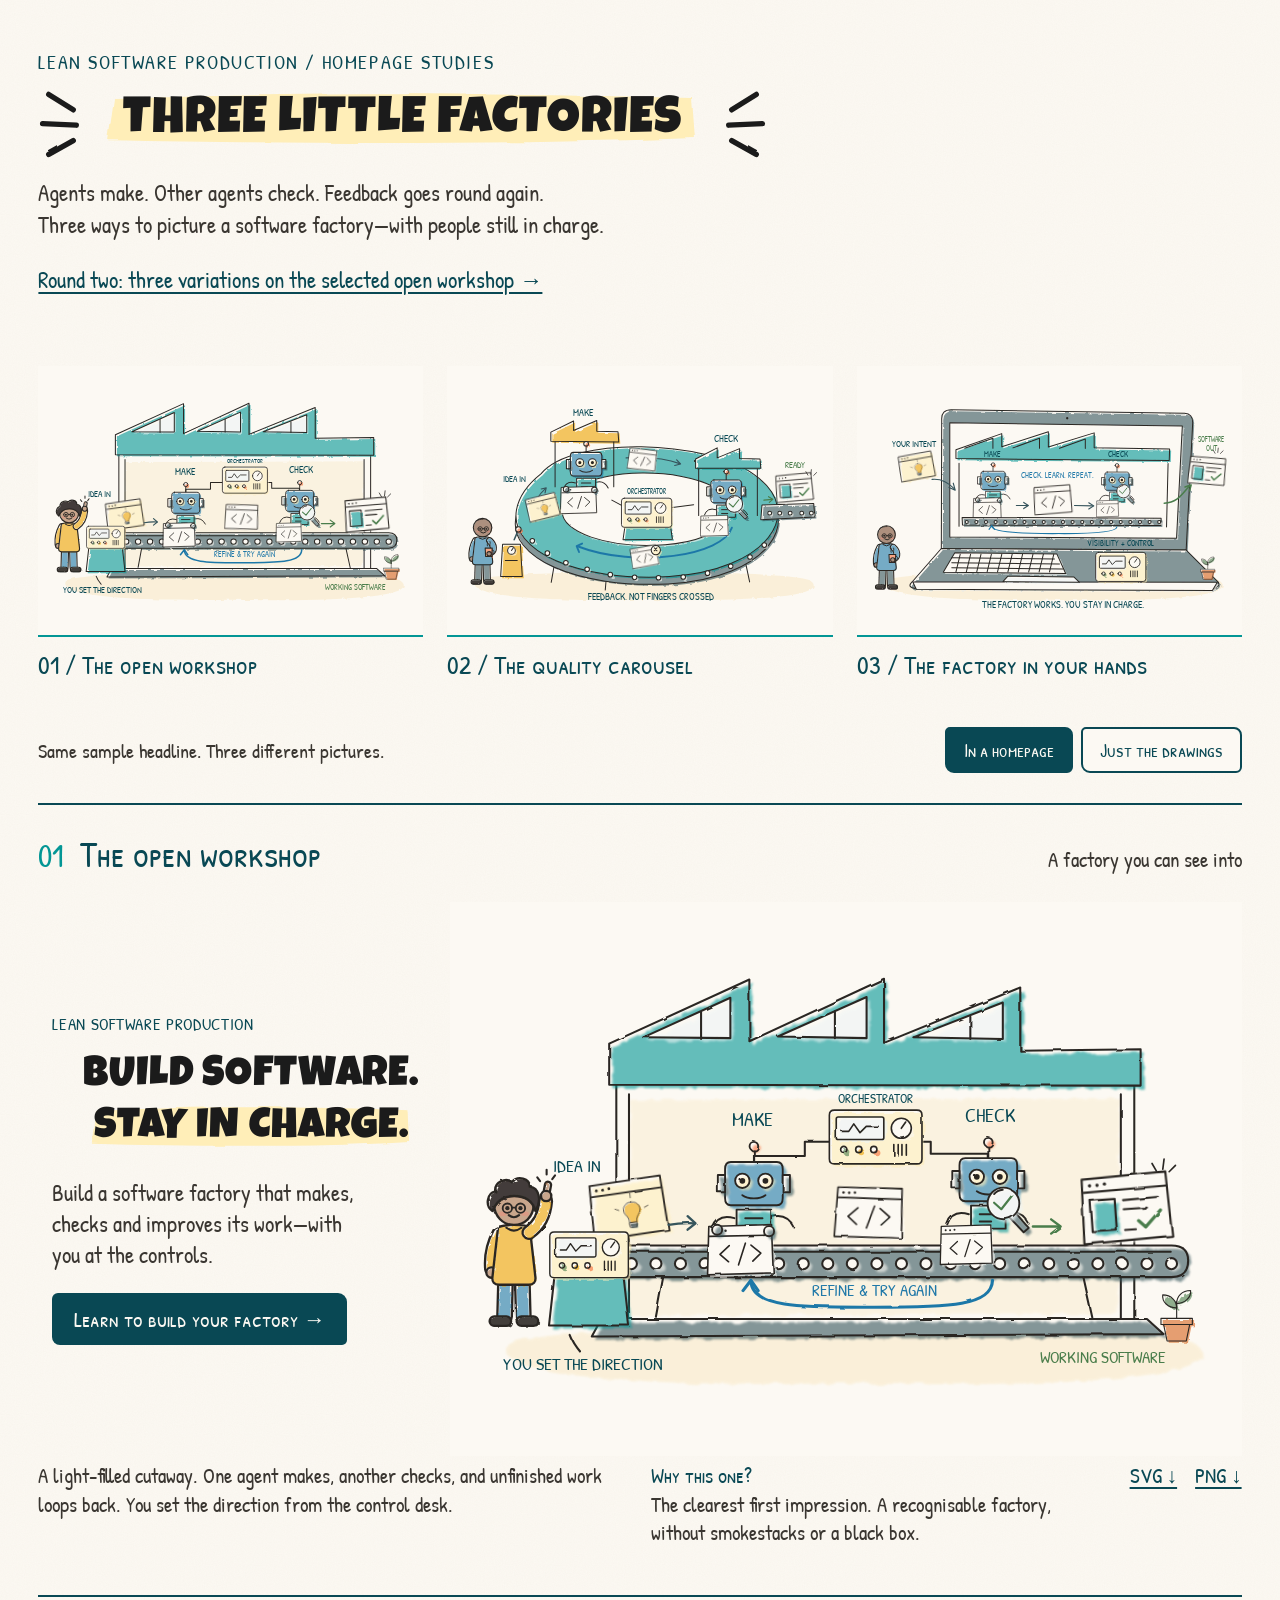
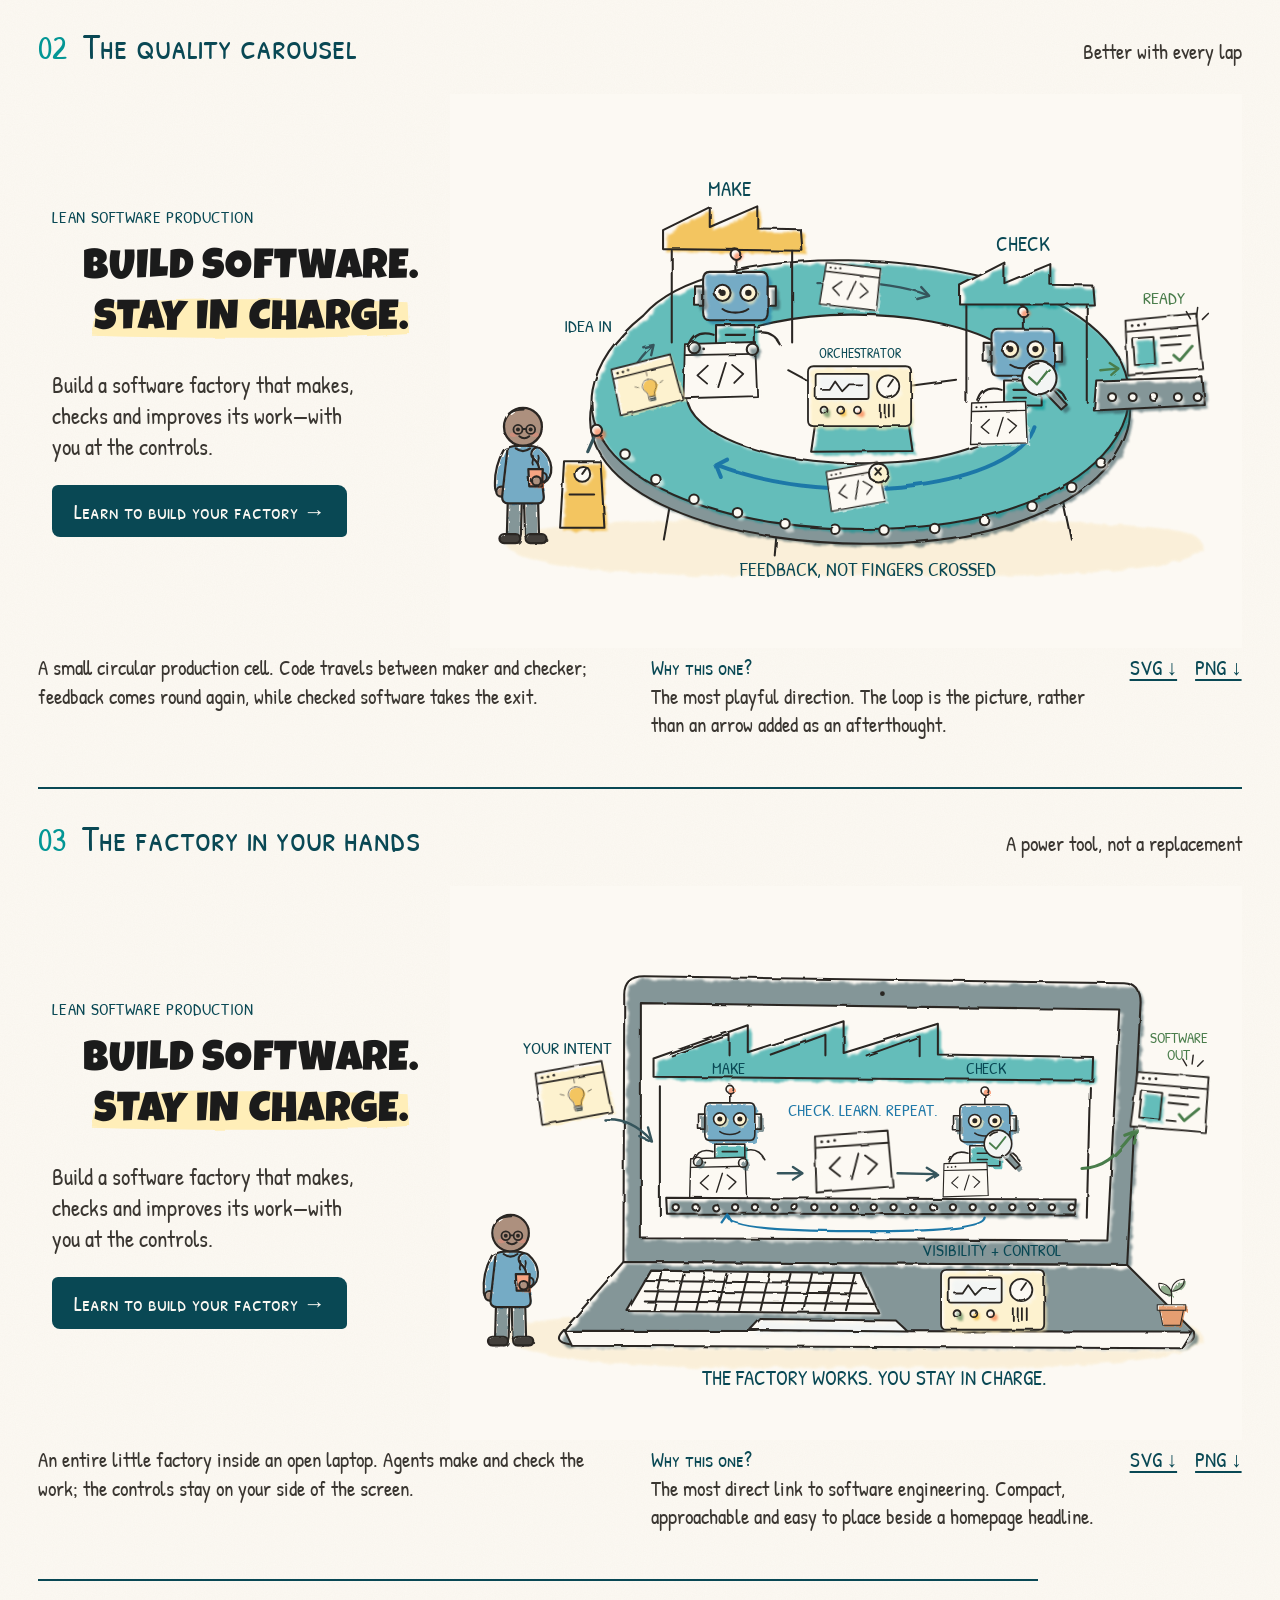
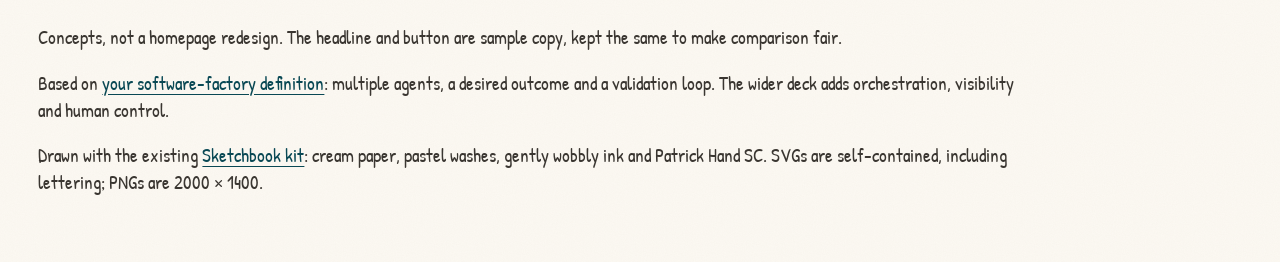
<file: concepts/software-factory/index.html>
<!doctype html>
<html lang="en">
<head>
  <meta charset="utf-8">
  <meta name="viewport" content="width=device-width, initial-scale=1">
  <title>Three software factories · Sketchbook concepts</title>
  <link rel="stylesheet" href="../../kit/sketchbook.css">
  <script src="../../kit/sketchbook.js" defer></script>
  <style>
    @font-face { font-family:'Luckiest Guy'; src:url('fonts/luckiest-guy.ttf') format('truetype'); font-display:swap; }
    @font-face { font-family:'Patrick Hand'; src:url('fonts/patrick-hand.ttf') format('truetype'); font-display:swap; }
    @font-face { font-family:'Patrick Hand SC'; src:url('fonts/patrick-hand-sc.ttf') format('truetype'); font-display:swap; }
    * { box-sizing:border-box; }
    html { scroll-behavior:smooth; }
    body { margin:0; }
    a { color:var(--sk-deep-teal); text-underline-offset:4px; }
    a:hover { color:var(--sk-rust); }
    a:focus-visible, button:focus-visible { outline:3px solid var(--sk-blue); outline-offset:5px; }
    .wrap { width:min(1440px, 94%); margin:auto; }
    header { padding:48px 0 22px; }
    .eyebrow { margin:0 0 15px; font-family:var(--sk-font-label); color:var(--sk-deep-teal); font-size:20px; letter-spacing:.08em; }
    h1.sk-title { text-align:left; font-size:clamp(29px,4vw,52px); }
    .intro { font-size:23px; max-width:820px; line-height:1.4; }
    .overview { display:grid; grid-template-columns:repeat(3,minmax(0,1fr)); gap:24px; margin:24px 0 45px; }
    .overview a { display:block; text-decoration:none; }
    .overview img { display:block; width:100%; height:auto; border-bottom:2px solid var(--sk-teal); }
    .overview span { display:block; font:26px var(--sk-font-label); margin-top:10px; }
    .toolbar { display:flex; gap:16px; align-items:center; justify-content:space-between; flex-wrap:wrap; margin-bottom:30px; }
    .toolbar p { margin:0; font-size:20px; }
    .modes { display:flex; gap:8px; }
    button { font:19px var(--sk-font-label); padding:8px 17px; border:2px solid var(--sk-deep-teal); border-radius:5px 8px 6px 9px; color:var(--sk-deep-teal); background:var(--sk-paper); cursor:pointer; }
    button[aria-pressed="true"] { background:var(--sk-deep-teal); color:var(--sk-paper); }
    article { border-top:2px solid var(--sk-deep-teal); padding:24px 0 48px; scroll-margin-top:18px; }
    .concept-heading { display:flex; gap:16px; align-items:baseline; }
    .number { font:32px var(--sk-font-label); color:var(--sk-teal); }
    h2 { font:36px var(--sk-font-label); color:var(--sk-deep-teal); margin:0; }
    .concept-heading p { font-size:21px; margin:0 0 0 auto; }
    .hero { display:grid; grid-template-columns: .78fr 1.5fr; align-items:center; min-width:0; padding:24px 0 6px; }
    .hero-copy { padding:0 0 0 14px; }
    .hero-copy .eyebrow { font-size:17px; letter-spacing:.04em; }
    .hero h3 { font:clamp(28px,3.25vw,46px)/1.23 var(--sk-font-title); color:var(--sk-ink-title); margin:0 0 20px; }
    .hero h3 .sk-hl { padding:.09em .15em 0; }
    .hero-copy p { font-size:23px; line-height:1.35; max-width:310px; }
    .sample-cta { display:inline-block; background:var(--sk-deep-teal); color:var(--sk-paper); padding:11px 22px; font:22px var(--sk-font-label); border-radius:6px 9px 5px 8px; }
    .hero img { display:block; width:100%; height:auto; }
    .art-link { display:block; min-width:0; }
    .notes { display:grid; grid-template-columns:1.3fr 1fr auto; gap:32px; align-items:start; font-size:21px; line-height:1.35; }
    .notes p { margin:0; }
    .notes strong { font-family:var(--sk-font-label); font-weight:400; color:var(--sk-deep-teal); }
    .downloads { white-space:nowrap; display:flex; gap:18px; font-family:var(--sk-font-label); }
    body[data-view="art"] .hero { display:block; }
    body[data-view="art"] .hero-copy { display:none; }
    body[data-view="art"] .art-link { max-width:1000px; margin:auto; }
    footer { border-top:2px solid var(--sk-deep-teal); padding:24px 0 48px; font-size:19px; max-width:1000px; line-height:1.4; }
    @media (max-width:760px) {
      header { padding-top:26px; }
      .overview { gap:12px; }
      .overview span { font-size:19px; }
      .concept-heading { flex-wrap:wrap; gap:6px 12px; }
      .concept-heading p { flex-basis:100%; margin-left:0; }
      h2 { font-size:30px; }
      .hero { grid-template-columns:1fr; }
      .hero-copy { padding:18px 10px 0; }
      .hero h3 { font-size:34px; }
      .hero h3 br { display:none; }
      .hero-copy p { max-width:100%; }
      .notes { grid-template-columns:1fr; gap:14px; }
      .intro { font-size:21px; }
    }
    @media (prefers-reduced-motion:reduce) { html { scroll-behavior:auto; } }
  </style>
</head>
<body class="sk-paper" data-view="homepage">
  <main class="wrap">
    <header>
      <p class="eyebrow">LEAN SOFTWARE PRODUCTION / HOMEPAGE STUDIES</p>
      <h1 class="sk-title"><span class="sk-burst"><span class="sk-hl">Three little factories</span></span></h1>
      <p class="intro">Agents make. Other agents check. Feedback goes round again.<br>Three ways to picture a software factory—with people still in charge.</p>
      <p class="intro"><a href="workshop-variations/index.html">Round two: three variations on the selected open workshop →</a></p>
    </header>
    <nav class="overview" aria-label="Choose a concept">
      <a href="#open-workshop"><img src="01-open-workshop.svg" width="1000" height="700" alt="Preview of the open workshop"><span>01 / The open workshop</span></a>
      <a href="#quality-carousel"><img src="02-quality-carousel.svg" width="1000" height="700" alt="Preview of the quality carousel"><span>02 / The quality carousel</span></a>
      <a href="#factory-in-your-hands"><img src="03-factory-in-your-hands.svg" width="1000" height="700" alt="Preview of the factory inside a laptop"><span>03 / The factory in your hands</span></a>
    </nav>
    <div class="toolbar">
      <p>Same sample headline. Three different pictures.</p>
      <div class="modes" role="group" aria-label="Preview mode">
        <button type="button" data-view="homepage" aria-pressed="true">In a homepage</button>
        <button type="button" data-view="art" aria-pressed="false">Just the drawings</button>
      </div>
    </div>
    <article id="open-workshop">
      <div class="concept-heading"><span class="number">01</span><h2>The open workshop</h2><p>A factory you can see into</p></div>
      <div class="hero">
        <div class="hero-copy"><p class="eyebrow">LEAN SOFTWARE PRODUCTION</p><h3 class="sk-title">Build software.<br> <span class="sk-hl">Stay in charge.</span></h3><p>Build a software factory that makes, checks and improves its work—with you at the controls.</p><span class="sample-cta">Learn to build your factory →</span></div>
        <a class="art-link" href="01-open-workshop.svg" aria-label="Open the workshop illustration at full size"><img src="01-open-workshop.svg" width="1000" height="700" alt="A cutaway software factory with maker and checker robots, an orchestrator, a blue feedback rail and a human at the controls. An idea enters on the left; checked software leaves on the right."></a>
      </div>
      <div class="notes"><p>A light-filled cutaway. One agent makes, another checks, and unfinished work loops back. You set the direction from the control desk.</p><p><strong>Why this one?</strong><br>The clearest first impression. A recognisable factory, without smokestacks or a black box.</p><div class="downloads"><a href="01-open-workshop.svg" download>SVG ↓</a><a href="01-open-workshop.png" download>PNG ↓</a></div></div>
    </article>
    <article id="quality-carousel">
      <div class="concept-heading"><span class="number">02</span><h2>The quality carousel</h2><p>Better with every lap</p></div>
      <div class="hero">
        <div class="hero-copy"><p class="eyebrow">LEAN SOFTWARE PRODUCTION</p><h3 class="sk-title">Build software.<br> <span class="sk-hl">Stay in charge.</span></h3><p>Build a software factory that makes, checks and improves its work—with you at the controls.</p><span class="sample-cta">Learn to build your factory →</span></div>
        <a class="art-link" href="02-quality-carousel.svg" aria-label="Open the carousel illustration at full size"><img src="02-quality-carousel.svg" width="1000" height="700" alt="A circular software-factory conveyor with maker and validator robots, a central orchestration console and a human beside a stop lever. A marked code card returns for another pass; approved software takes a separate exit."></a>
      </div>
      <div class="notes"><p>A small circular production cell. Code travels between maker and checker; feedback comes round again, while checked software takes the exit.</p><p><strong>Why this one?</strong><br>The most playful direction. The loop is the picture, rather than an arrow added as an afterthought.</p><div class="downloads"><a href="02-quality-carousel.svg" download>SVG ↓</a><a href="02-quality-carousel.png" download>PNG ↓</a></div></div>
    </article>
    <article id="factory-in-your-hands">
      <div class="concept-heading"><span class="number">03</span><h2>The factory in your hands</h2><p>A power tool, not a replacement</p></div>
      <div class="hero">
        <div class="hero-copy"><p class="eyebrow">LEAN SOFTWARE PRODUCTION</p><h3 class="sk-title">Build software.<br> <span class="sk-hl">Stay in charge.</span></h3><p>Build a software factory that makes, checks and improves its work—with you at the controls.</p><span class="sample-cta">Learn to build your factory →</span></div>
        <a class="art-link" href="03-factory-in-your-hands.svg" aria-label="Open the laptop illustration at full size"><img src="03-factory-in-your-hands.svg" width="1000" height="700" alt="An open laptop containing a miniature sawtooth-roof factory. Two agents make and check software in a feedback loop. A person stands beside the laptop, whose keyboard includes visible factory controls."></a>
      </div>
      <div class="notes"><p>An entire little factory inside an open laptop. Agents make and check the work; the controls stay on your side of the screen.</p><p><strong>Why this one?</strong><br>The most direct link to software engineering. Compact, approachable and easy to place beside a homepage headline.</p><div class="downloads"><a href="03-factory-in-your-hands.svg" download>SVG ↓</a><a href="03-factory-in-your-hands.png" download>PNG ↓</a></div></div>
    </article>
    <footer>
      <p>Concepts, not a homepage redesign. The headline and button are sample copy, kept the same to make comparison fair.</p>
      <p>Based on <a href="https://lean-software-production.github.io/what-is-a-software-factory/#/4">your software-factory definition</a>: multiple agents, a desired outcome and a validation loop. The wider deck adds orchestration, visibility and human control.</p>
      <p>Drawn with the existing <a href="../../kit/">Sketchbook kit</a>: cream paper, pastel washes, gently wobbly ink and Patrick Hand SC. SVGs are self-contained, including lettering; PNGs are 2000 × 1400.</p>
    </footer>
  </main>
  <script>
    document.querySelectorAll('button[data-view]').forEach(button => {
      button.addEventListener('click', () => {
        document.body.dataset.view = button.dataset.view;
        document.querySelectorAll('button[data-view]').forEach(other => {
          other.setAttribute('aria-pressed', String(other === button));
        });
      });
    });
  </script>
</body>
</html>
</file>
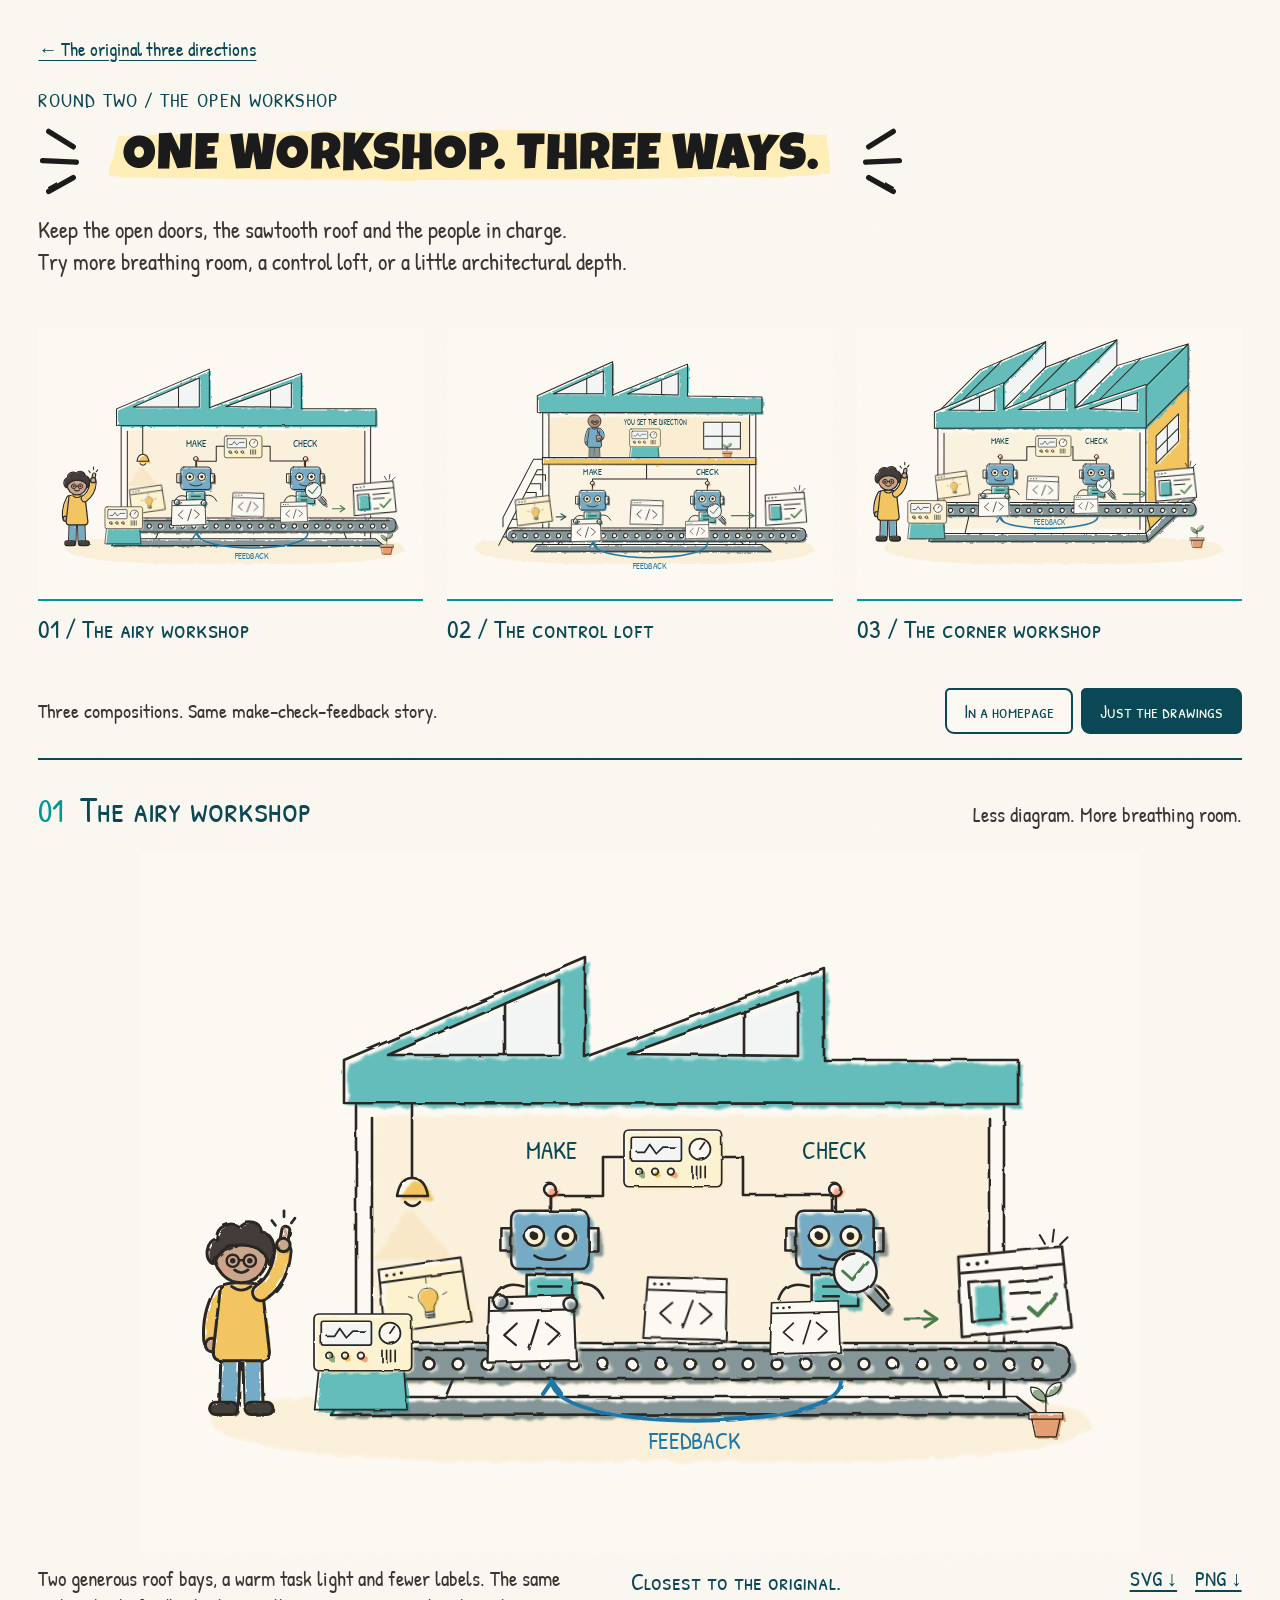
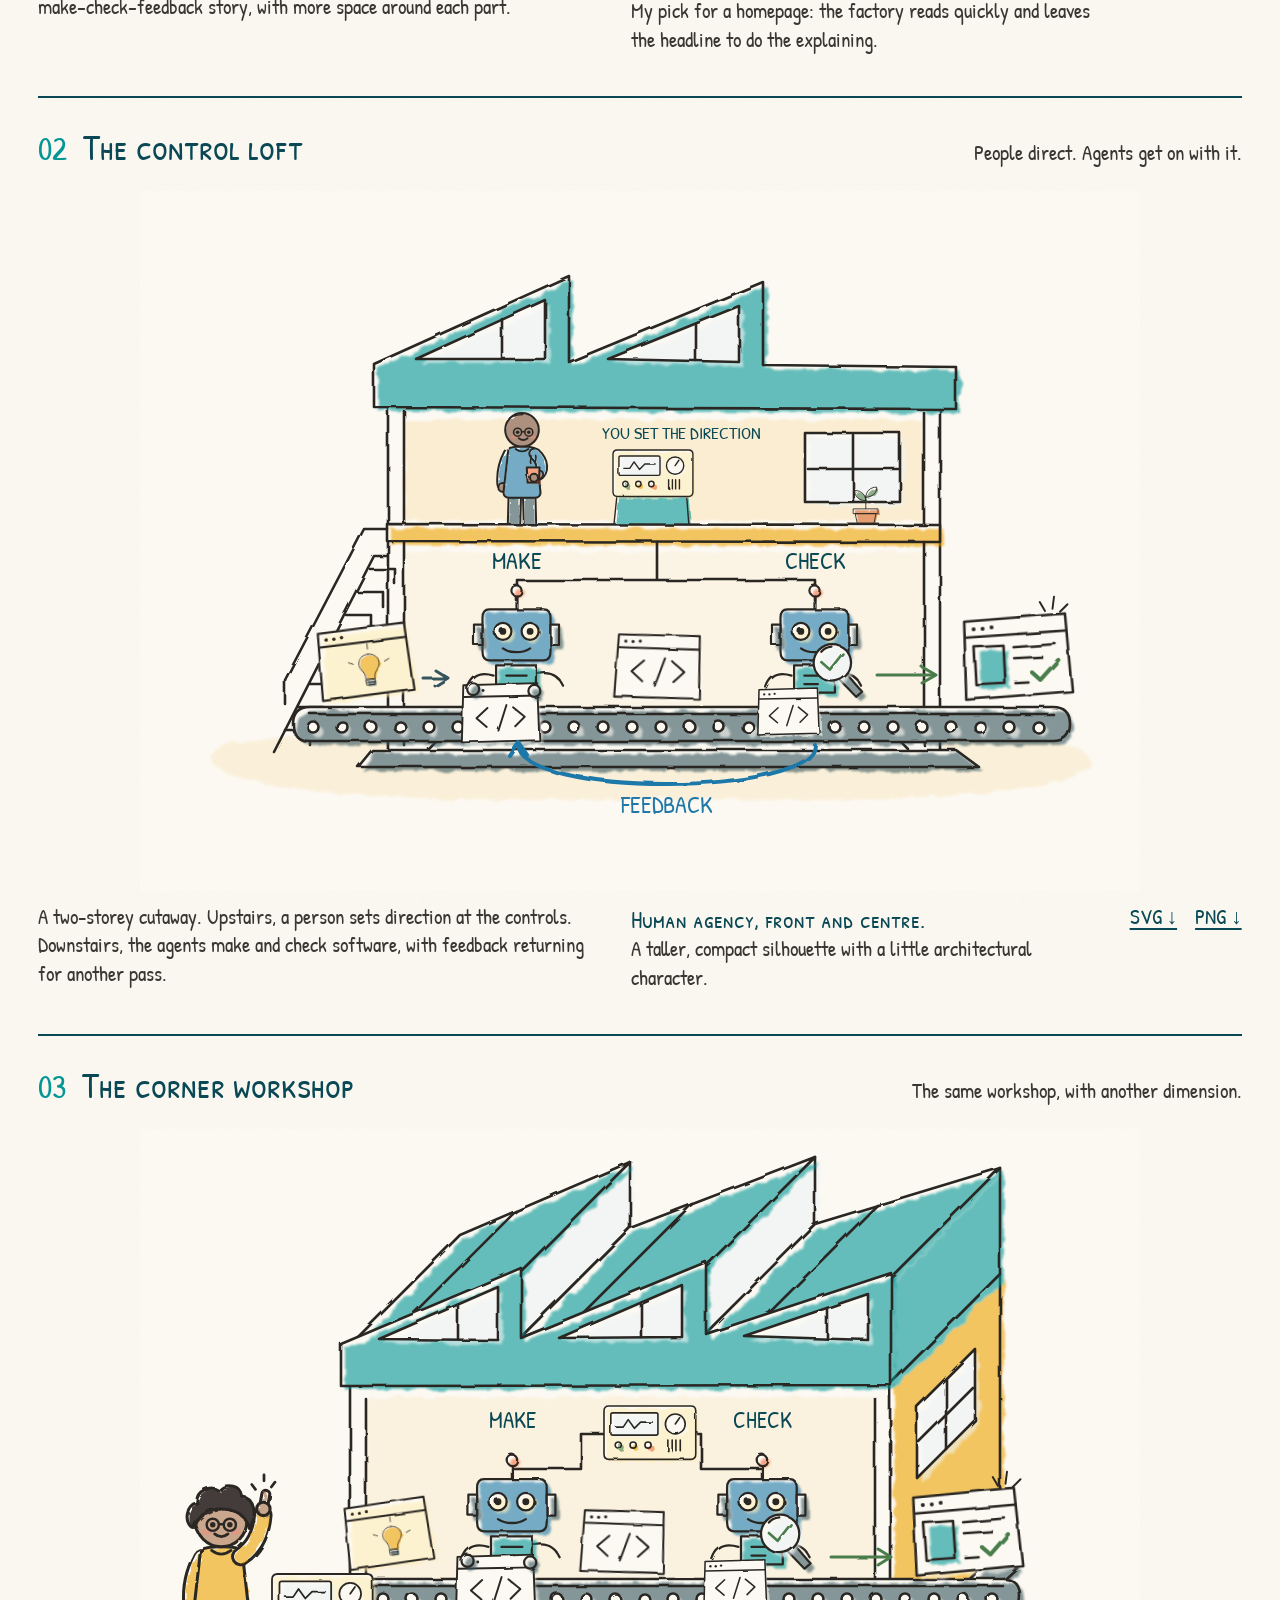
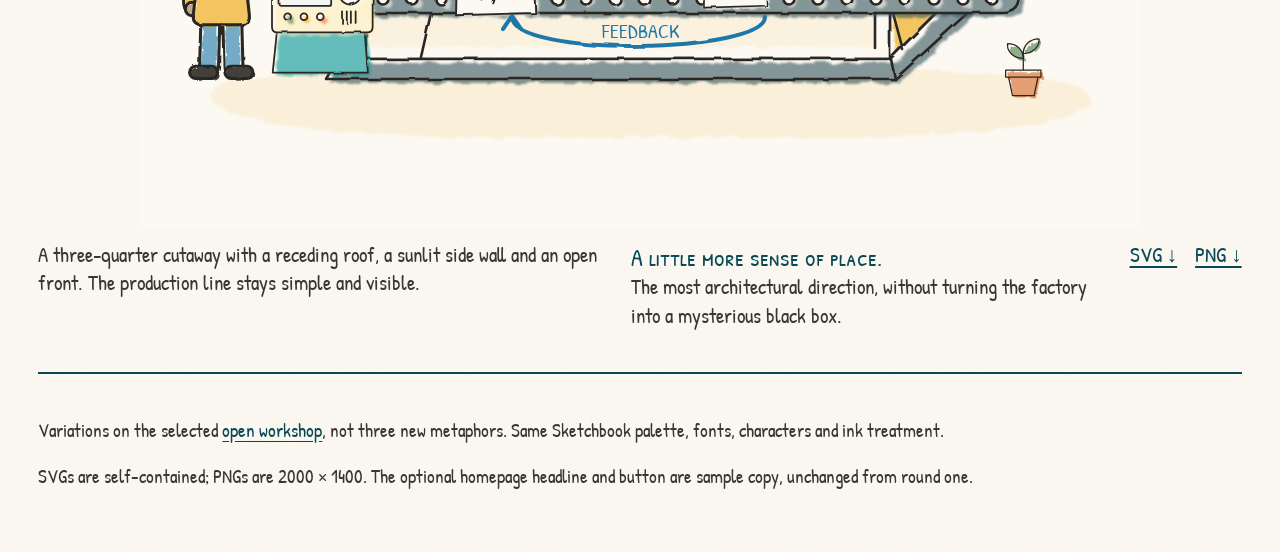
<file: concepts/software-factory/workshop-variations/index.html>
<!doctype html>
<html lang="en">
<head>
  <meta charset="utf-8">
  <meta name="viewport" content="width=device-width, initial-scale=1">
  <title>Open workshop · Three variations</title>
  <link rel="stylesheet" href="../../../kit/sketchbook.css">
  <script src="../../../kit/sketchbook.js" defer></script>
  <style>
    @font-face { font-family:'Luckiest Guy'; src:url('../fonts/luckiest-guy.ttf') format('truetype'); font-display:swap; }
    @font-face { font-family:'Patrick Hand'; src:url('../fonts/patrick-hand.ttf') format('truetype'); font-display:swap; }
    @font-face { font-family:'Patrick Hand SC'; src:url('../fonts/patrick-hand-sc.ttf') format('truetype'); font-display:swap; }
    * { box-sizing:border-box; }
    html { scroll-behavior:smooth; }
    body { margin:0; }
    a { color:var(--sk-deep-teal); text-underline-offset:4px; }
    a:hover { color:var(--sk-rust); }
    a:focus-visible,button:focus-visible { outline:3px solid var(--sk-blue); outline-offset:5px; }
    .wrap { width:min(1440px,94%); margin:auto; }
    header { padding:36px 0 20px; }
    .back { font-size:19px; }
    .eyebrow { margin:24px 0 14px; font:20px var(--sk-font-label); letter-spacing:.06em; color:var(--sk-deep-teal); }
    h1.sk-title { text-align:left; font-size:clamp(29px,4vw,52px); }
    .intro { font-size:23px; line-height:1.4; max-width:900px; }
    .overview { display:grid; grid-template-columns:repeat(3,minmax(0,1fr)); gap:24px; margin:8px 0 42px; }
    .overview a { text-decoration:none; }
    .overview img { display:block; width:100%; height:auto; border-bottom:2px solid var(--sk-teal); }
    .overview span { display:block; font:26px var(--sk-font-label); margin-top:10px; }
    .toolbar { display:flex; justify-content:space-between; align-items:center; gap:16px; flex-wrap:wrap; margin-bottom:24px; font-size:20px; }
    .toolbar p { margin:0; }
    .modes { display:flex; gap:8px; }
    button { font:19px var(--sk-font-label); padding:8px 17px; border:2px solid var(--sk-deep-teal); border-radius:5px 8px 6px 9px; color:var(--sk-deep-teal); background:var(--sk-paper); cursor:pointer; }
    button[aria-pressed="true"] { background:var(--sk-deep-teal); color:var(--sk-paper); }
    article { border-top:2px solid var(--sk-deep-teal); padding:24px 0 42px; scroll-margin-top:16px; }
    .heading { display:flex; gap:16px; align-items:baseline; }
    .number { font:32px var(--sk-font-label); color:var(--sk-teal); }
    h2 { font:36px var(--sk-font-label); color:var(--sk-deep-teal); margin:0; }
    .heading p { font-size:21px; margin:0 0 0 auto; }
    .hero { display:grid; grid-template-columns:.78fr 1.5fr; align-items:center; padding:20px 0 12px; }
    .copy { padding:0 0 0 14px; }
    .copy .eyebrow { font-size:17px; }
    .copy h3 { text-align:left; font-size:clamp(28px,3.25vw,46px); margin-bottom:20px; }
    .copy h3 .sk-hl { padding:.09em .15em 0; }
    .copy p { font-size:23px; line-height:1.35; max-width:310px; }
    .sample-cta { display:inline-block; padding:11px 22px; background:var(--sk-deep-teal); color:var(--sk-paper); border-radius:6px 9px 5px 8px; font:22px var(--sk-font-label); }
    .art { display:block; min-width:0; }
    .art img { display:block; width:100%; height:auto; }
    .notes { display:grid; grid-template-columns:1.2fr 1fr auto; gap:32px; align-items:start; font-size:21px; line-height:1.35; }
    .notes p { margin:0; }
    .notes strong { font:24px var(--sk-font-label); color:var(--sk-deep-teal); }
    .downloads { display:flex; gap:18px; white-space:nowrap; font-family:var(--sk-font-label); }
    body[data-view="art"] .hero { display:block; }
    body[data-view="art"] .copy { display:none; }
    body[data-view="art"] .art { max-width:1000px; margin:auto; }
    footer { padding:24px 0 44px; border-top:2px solid var(--sk-deep-teal); font-size:19px; line-height:1.4; }
    @media (max-width:760px) {
      header { padding-top:24px; }
      .overview { gap:12px; }
      .overview span { font-size:19px; }
      .heading { flex-wrap:wrap; gap:6px 12px; }
      .heading p { flex-basis:100%; margin-left:0; }
      h2 { font-size:30px; }
      .hero { grid-template-columns:1fr; }
      .copy { padding:10px; }
      .copy h3 { font-size:34px; }
      .copy h3 br { display:none; }
      .copy p { max-width:100%; }
      .notes { grid-template-columns:1fr; gap:14px; }
      .intro { font-size:21px; }
    }
    @media (prefers-reduced-motion:reduce) { html { scroll-behavior:auto; } }
  </style>
</head>
<body class="sk-paper" data-view="art">
<main class="wrap">
  <header>
    <a class="back" href="../index.html">← The original three directions</a>
    <p class="eyebrow">ROUND TWO / THE OPEN WORKSHOP</p>
    <h1 class="sk-title"><span class="sk-burst"><span class="sk-hl">One workshop. Three ways.</span></span></h1>
    <p class="intro">Keep the open doors, the sawtooth roof and the people in charge.<br>Try more breathing room, a control loft, or a little architectural depth.</p>
  </header>
  <nav class="overview" aria-label="Choose a variation">
    <a href="#airy"><img src="01-airy-workshop.svg" width="1000" height="700" alt="Preview of the airy workshop"><span>01 / The airy workshop</span></a>
    <a href="#loft"><img src="02-control-loft.svg" width="1000" height="700" alt="Preview of the control loft"><span>02 / The control loft</span></a>
    <a href="#corner"><img src="03-corner-workshop.svg" width="1000" height="700" alt="Preview of the corner workshop"><span>03 / The corner workshop</span></a>
  </nav>
  <div class="toolbar"><p>Three compositions. Same make–check–feedback story.</p><div class="modes" role="group" aria-label="Preview mode"><button type="button" data-view="homepage" aria-pressed="false">In a homepage</button><button type="button" data-view="art" aria-pressed="true">Just the drawings</button></div></div>
  <article id="airy">
    <div class="heading"><span class="number">01</span><h2>The airy workshop</h2><p>Less diagram. More breathing room.</p></div>
    <div class="hero">
      <div class="copy"><p class="eyebrow">LEAN SOFTWARE PRODUCTION</p><h3 class="sk-title">Build software.<br> <span class="sk-hl">Stay in charge.</span></h3><p>Build a software factory that makes, checks and improves its work—with you at the controls.</p><span class="sample-cta">Learn to build your factory →</span></div>
      <a class="art" href="01-airy-workshop.svg" aria-label="Open the airy workshop at full size"><img src="01-airy-workshop.svg" width="1000" height="700" alt="An open, single-storey software workshop with two broad sawtooth skylights. Maker and checker robots work along a conveyor, connected to a small orchestration panel. A human stands at the controls; a blue feedback arrow returns work for improvement."></a>
    </div>
    <div class="notes"><p>Two generous roof bays, a warm task light and fewer labels. The same make–check–feedback story, with more space around each part.</p><p><strong>Closest to the original.</strong><br>My pick for a homepage: the factory reads quickly and leaves the headline to do the explaining.</p><div class="downloads"><a href="01-airy-workshop.svg" download>SVG ↓</a><a href="01-airy-workshop.png" download>PNG ↓</a></div></div>
  </article>
  <article id="loft">
    <div class="heading"><span class="number">02</span><h2>The control loft</h2><p>People direct. Agents get on with it.</p></div>
    <div class="hero">
      <div class="copy"><p class="eyebrow">LEAN SOFTWARE PRODUCTION</p><h3 class="sk-title">Build software.<br> <span class="sk-hl">Stay in charge.</span></h3><p>Build a software factory that makes, checks and improves its work—with you at the controls.</p><span class="sample-cta">Learn to build your factory →</span></div>
      <a class="art" href="02-control-loft.svg" aria-label="Open the control loft at full size"><img src="02-control-loft.svg" width="1000" height="700" alt="A two-storey, sawtooth-roof software factory with an external stair. A human with a mug operates a console in the open loft. Below, maker and checker robots work on a conveyor with a blue feedback loop."></a>
    </div>
    <div class="notes"><p>A two-storey cutaway. Upstairs, a person sets direction at the controls. Downstairs, the agents make and check software, with feedback returning for another pass.</p><p><strong>Human agency, front and centre.</strong><br>A taller, compact silhouette with a little architectural character.</p><div class="downloads"><a href="02-control-loft.svg" download>SVG ↓</a><a href="02-control-loft.png" download>PNG ↓</a></div></div>
  </article>
  <article id="corner">
    <div class="heading"><span class="number">03</span><h2>The corner workshop</h2><p>The same workshop, with another dimension.</p></div>
    <div class="hero">
      <div class="copy"><p class="eyebrow">LEAN SOFTWARE PRODUCTION</p><h3 class="sk-title">Build software.<br> <span class="sk-hl">Stay in charge.</span></h3><p>Build a software factory that makes, checks and improves its work—with you at the controls.</p><span class="sample-cta">Learn to build your factory →</span></div>
      <a class="art" href="03-corner-workshop.svg" aria-label="Open the corner workshop at full size"><img src="03-corner-workshop.svg" width="1000" height="700" alt="A three-quarter view of an open software workshop with a teal sawtooth roof, a warm side wall and a window. A human controls a visible make-and-check line; a blue feedback arrow loops back beneath the conveyor."></a>
    </div>
    <div class="notes"><p>A three-quarter cutaway with a receding roof, a sunlit side wall and an open front. The production line stays simple and visible.</p><p><strong>A little more sense of place.</strong><br>The most architectural direction, without turning the factory into a mysterious black box.</p><div class="downloads"><a href="03-corner-workshop.svg" download>SVG ↓</a><a href="03-corner-workshop.png" download>PNG ↓</a></div></div>
  </article>
  <footer><p>Variations on the selected <a href="../01-open-workshop.svg">open workshop</a>, not three new metaphors. Same Sketchbook palette, fonts, characters and ink treatment.</p><p>SVGs are self-contained; PNGs are 2000 × 1400. The optional homepage headline and button are sample copy, unchanged from round one.</p></footer>
</main>
<script>
  document.querySelectorAll('button[data-view]').forEach(button => {
    button.addEventListener('click', () => {
      document.body.dataset.view = button.dataset.view;
      document.querySelectorAll('button[data-view]').forEach(other => other.setAttribute('aria-pressed', String(other === button)));
    });
  });
</script>
</body>
</html>
</file>
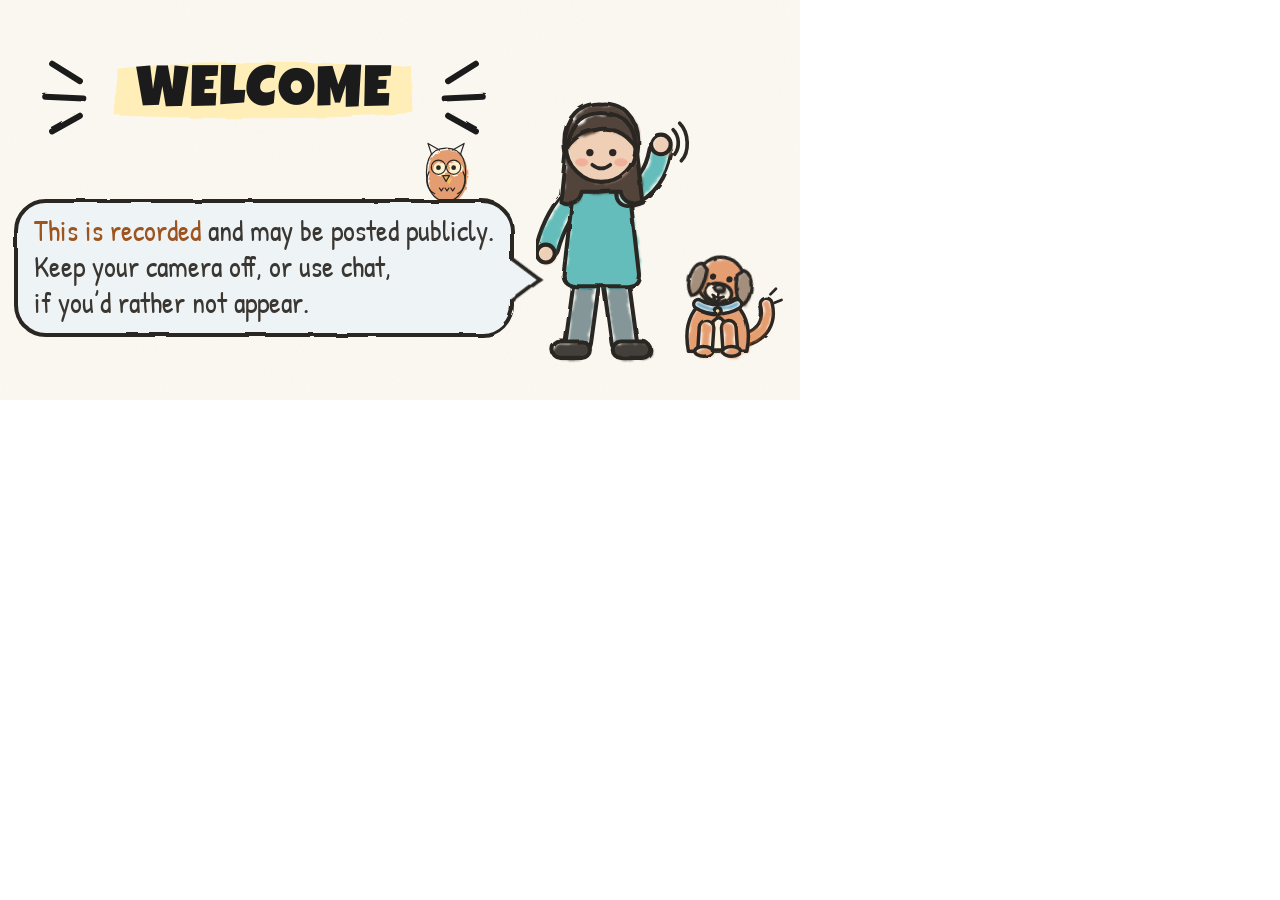
<file: formats/zoom-waiting-room/welcome.html>
<!doctype html>
<html lang="en">
<head>
<meta charset="utf-8">
<title>Zoom waiting room: Welcome</title>
<!-- Source for welcome.png. Laid out at 800 × 400 CSS px; export at 2× for a 1600 × 800 image. -->
<link rel="stylesheet" href="../../kit/sketchbook.css">
<script src="../../kit/sketchbook.js" defer></script>
<style>
  @font-face { font-family: 'Luckiest Guy'; src: url("../../concepts/software-factory/fonts/luckiest-guy.ttf"); }
  @font-face { font-family: 'Patrick Hand'; src: url("../../concepts/software-factory/fonts/patrick-hand.ttf"); }
  @font-face { font-family: 'Patrick Hand SC'; src: url("../../concepts/software-factory/fonts/patrick-hand-sc.ttf"); }

  html, body { margin: 0; }
  .card {
    position: relative; width: 800px; height: 400px; overflow: hidden; box-sizing: border-box;
  }
  .main {
    position: absolute; left: 12px; top: 0; bottom: 0; width: 504px;
    display: flex; flex-direction: column; align-items: center; justify-content: center; gap: 72px;
  }
  .sk-title { font-size: 58px; line-height: 1.1; }
  .say { position: relative; }
  .sk-bubble {
    margin: 0; padding: 14px 20px 16px; font-size: 29px; line-height: 1.25; text-align: left;
  }
  .sk-bubble .sk-em { font-weight: 400; }
  /* tail on the right side, pointing at the person waving */
  .sk-bubble.sk-tail-side::after { left: auto; right: -.62em; bottom: auto; top: 46%; transform: rotate(-45deg) skew(8deg, 8deg); }
  /* the owl perches on the bubble's top edge */
  .owl { position: absolute; right: 30px; bottom: calc(100% - 8px); height: 74px; }
  .waver { position: absolute; right: 104px; bottom: 34px; height: 290px; }
  .dog { position: absolute; right: 6px; bottom: 32px; height: 132px; }
</style>
</head>
<body>
<div class="card sk-paper">
  <div class="main">
    <h1 class="sk-title"><span class="sk-burst"><span class="sk-hl">Welcome</span></span></h1>
    <div class="say">
      <img class="owl" src="../../kit/icons/owl.svg" alt="">
      <div class="sk-bubble sk-tail-side"><span class="sk-em">This is recorded</span> and may be posted publicly.<br>Keep your camera off, or use chat,<br>if you’d rather not appear.</div>
    </div>
  </div>
  <img class="waver" src="../../kit/characters/waver.svg" alt="">
  <img class="dog" src="../../kit/characters/dog.svg" alt="">
</div>
</body>
</html>
</file>
<file: kit/sketchbook.css>
/* Sketchbook kit: tokens + reusable chunks. Spec: README.md. Also include sketchbook.js (wobble filters). */
@import url("https://fonts.googleapis.com/css2?family=Luckiest+Guy&family=Patrick+Hand&family=Patrick+Hand+SC&display=swap");

/* Palette and fonts. The roles below point at them. */
:root {
  --sk-mustard: #EEA306;
  --sk-teal: #039695;
  --sk-forest: #4A7D4B;
  --sk-coral: #F76C37;
  --sk-blue: #1F78A8;
  --sk-slate: #36545C;
  --sk-rust: #D6631C;
  --sk-deep-teal: #094854;
  --sk-highlighter: #FFEEB8;
  --sk-paper: #FCF9F3;
  --sk-ribbon: #FAEED3;
  --sk-bubble: #EEF4F5;
  --sk-ink: #2A2724;
  --sk-ink-title: #1B1B1B;
  --sk-body-text: #3A3631;
  --sk-font-title: 'Luckiest Guy', 'Patrick Hand SC', cursive;
  --sk-font-label: 'Patrick Hand SC', 'Patrick Hand', cursive;
  --sk-font-body: 'Patrick Hand', 'Comic Sans MS', cursive;
  --sk-line-thin: 3px;
  --sk-line-chunky: 5px;
}

/* Roles: what the pieces paint with. */
:root {
  --sk-page: var(--sk-paper);
  --sk-text: var(--sk-body-text);
  --sk-title-text: var(--sk-ink-title);
  --sk-line: var(--sk-ink);
  --sk-heading: var(--sk-deep-teal);
  --sk-on-heading: var(--sk-paper);
  --sk-connector: var(--sk-slate);
  --sk-loop: var(--sk-blue);
  --sk-bubble-fill: var(--sk-bubble);
  --sk-swash: var(--sk-highlighter);
  --sk-track: color-mix(in oklab, var(--sk-ink) 12%, var(--sk-paper));
  --sk-mustard-text: color-mix(in oklch, var(--sk-mustard) 55%, var(--sk-ink));
  --sk-teal-text: color-mix(in oklch, var(--sk-teal) 70%, var(--sk-ink));
  --sk-forest-text: color-mix(in oklch, var(--sk-forest) 85%, var(--sk-ink));
  --sk-coral-text: color-mix(in oklch, var(--sk-coral) 55%, var(--sk-ink));
  --sk-blue-text: color-mix(in oklch, var(--sk-blue) 85%, var(--sk-ink));
  --sk-rust-text: color-mix(in oklch, var(--sk-rust) 70%, var(--sk-ink));
  --sk-deep-teal-text: var(--sk-deep-teal);
  --sk-accent: var(--sk-teal); --sk-accent-text: var(--sk-teal-text); --sk-on-accent: var(--sk-ink-title);
}

/* ---------- colour modifiers: add to any chunk that uses an accent ----------
   Each sets the accent (outlines, badges, washes), a version of it that reads as text,
   and the numeral colour for a badge filled with it. */
.sk-mustard { --sk-accent: var(--sk-mustard); --sk-accent-text: var(--sk-mustard-text); --sk-on-accent: var(--sk-ink-title); }
.sk-teal { --sk-accent: var(--sk-teal); --sk-accent-text: var(--sk-teal-text); --sk-on-accent: var(--sk-ink-title); }
.sk-forest { --sk-accent: var(--sk-forest); --sk-accent-text: var(--sk-forest-text); --sk-on-accent: #fff; }
.sk-coral { --sk-accent: var(--sk-coral); --sk-accent-text: var(--sk-coral-text); --sk-on-accent: var(--sk-ink-title); }
.sk-blue { --sk-accent: var(--sk-blue); --sk-accent-text: var(--sk-blue-text); --sk-on-accent: #fff; }
.sk-rust { --sk-accent: var(--sk-rust); --sk-accent-text: var(--sk-rust-text); --sk-on-accent: var(--sk-ink-title); }
.sk-deep-teal { --sk-accent: var(--sk-deep-teal); --sk-accent-text: var(--sk-deep-teal-text); --sk-on-accent: #fff; }

/* ---------- paper: a 16:9 slide, or any paper-backed block ---------- */
.sk-paper {
  background: url("data:image/svg+xml,%3Csvg%20xmlns%3D%22http%3A%2F%2Fwww.w3.org%2F2000%2Fsvg%22%20width%3D%22300%22%20height%3D%22300%22%3E%3Cfilter%20id%3D%22g%22%3E%3CfeTurbulence%20type%3D%22fractalNoise%22%20baseFrequency%3D%220.9%22%20numOctaves%3D%222%22%20seed%3D%222%22%2F%3E%3CfeColorMatrix%20values%3D%220%200%200%200%200.45%20%200%200%200%200%200.38%20%200%200%200%200%200.28%20%200%200%200%200.05%200%22%2F%3E%3C%2Ffilter%3E%3Crect%20width%3D%22300%22%20height%3D%22300%22%20filter%3D%22url%28%23g%29%22%2F%3E%3C%2Fsvg%3E"), var(--sk-page);
  color: var(--sk-text);
  font-family: var(--sk-font-body);
}
.sk-slide {
  aspect-ratio: 16 / 9; width: 100%; box-sizing: border-box; overflow: hidden;
  container-type: inline-size; border-radius: 6px;
}
/* put everything inside .sk-slide-body: it scales with the slide's width, not the window's */
.sk-slide-body {
  height: 100%; box-sizing: border-box; padding: 3cqw 3.5cqw;
  font-size: 1.6cqw; display: flex; flex-direction: column;
}

/* ---------- title on a highlighter swash, optional burst ticks ---------- */
.sk-title {
  font-family: var(--sk-font-title); font-weight: 400; color: var(--sk-title-text);
  text-transform: uppercase; letter-spacing: .02em; line-height: 1.25;
  font-size: 3.4em; margin: 0; text-align: center;
}
.sk-burst { position: relative; display: inline-block; padding: 0 1.2em; }
.sk-burst::before, .sk-burst::after {
  content: ""; position: absolute; top: 50%; width: .9em; height: 1.5em; transform: translateY(-50%);
  background-color: var(--sk-title-text);
}
.sk-burst::before { left: 0; -webkit-mask: url("data:image/svg+xml,%3Csvg%20xmlns%3D%22http%3A%2F%2Fwww.w3.org%2F2000%2Fsvg%22%20viewBox%3D%220%200%2060%20100%22%3E%3Cdefs%3E%3Cfilter%20id%3D%22f%22%20filterUnits%3D%22userSpaceOnUse%22%20x%3D%22-10%22%20y%3D%22-10%22%20width%3D%2280%22%20height%3D%22120%22%3E%3CfeTurbulence%20type%3D%22fractalNoise%22%20baseFrequency%3D%220.035%22%20numOctaves%3D%222%22%20seed%3D%223%22%2F%3E%3CfeDisplacementMap%20in%3D%22SourceGraphic%22%20scale%3D%223.5%22%2F%3E%3C%2Ffilter%3E%3C%2Fdefs%3E%3Cg%20filter%3D%22url%28%23f%29%22%20stroke%3D%22%23000%22%20stroke-width%3D%227%22%20stroke-linecap%3D%22round%22%3E%3Cline%20x1%3D%2214%22%20y1%3D%2214%22%20x2%3D%2246%22%20y2%3D%2234%22%2F%3E%3Cline%20x1%3D%226%22%20y1%3D%2252%22%20x2%3D%2250%22%20y2%3D%2254%22%2F%3E%3Cline%20x1%3D%2214%22%20y1%3D%2292%22%20x2%3D%2246%22%20y2%3D%2274%22%2F%3E%3C%2Fg%3E%3C%2Fsvg%3E") center / contain no-repeat; mask: url("data:image/svg+xml,%3Csvg%20xmlns%3D%22http%3A%2F%2Fwww.w3.org%2F2000%2Fsvg%22%20viewBox%3D%220%200%2060%20100%22%3E%3Cdefs%3E%3Cfilter%20id%3D%22f%22%20filterUnits%3D%22userSpaceOnUse%22%20x%3D%22-10%22%20y%3D%22-10%22%20width%3D%2280%22%20height%3D%22120%22%3E%3CfeTurbulence%20type%3D%22fractalNoise%22%20baseFrequency%3D%220.035%22%20numOctaves%3D%222%22%20seed%3D%223%22%2F%3E%3CfeDisplacementMap%20in%3D%22SourceGraphic%22%20scale%3D%223.5%22%2F%3E%3C%2Ffilter%3E%3C%2Fdefs%3E%3Cg%20filter%3D%22url%28%23f%29%22%20stroke%3D%22%23000%22%20stroke-width%3D%227%22%20stroke-linecap%3D%22round%22%3E%3Cline%20x1%3D%2214%22%20y1%3D%2214%22%20x2%3D%2246%22%20y2%3D%2234%22%2F%3E%3Cline%20x1%3D%226%22%20y1%3D%2252%22%20x2%3D%2250%22%20y2%3D%2254%22%2F%3E%3Cline%20x1%3D%2214%22%20y1%3D%2292%22%20x2%3D%2246%22%20y2%3D%2274%22%2F%3E%3C%2Fg%3E%3C%2Fsvg%3E") center / contain no-repeat; }
.sk-burst::after  { right: 0; -webkit-mask: url("data:image/svg+xml,%3Csvg%20xmlns%3D%22http%3A%2F%2Fwww.w3.org%2F2000%2Fsvg%22%20viewBox%3D%220%200%2060%20100%22%3E%3Cdefs%3E%3Cfilter%20id%3D%22f%22%20filterUnits%3D%22userSpaceOnUse%22%20x%3D%22-10%22%20y%3D%22-10%22%20width%3D%2280%22%20height%3D%22120%22%3E%3CfeTurbulence%20type%3D%22fractalNoise%22%20baseFrequency%3D%220.035%22%20numOctaves%3D%222%22%20seed%3D%223%22%2F%3E%3CfeDisplacementMap%20in%3D%22SourceGraphic%22%20scale%3D%223.5%22%2F%3E%3C%2Ffilter%3E%3C%2Fdefs%3E%3Cg%20transform%3D%22translate%2860%200%29%20scale%28-1%201%29%22%3E%3Cg%20filter%3D%22url%28%23f%29%22%20stroke%3D%22%23000%22%20stroke-width%3D%227%22%20stroke-linecap%3D%22round%22%3E%3Cline%20x1%3D%2214%22%20y1%3D%2214%22%20x2%3D%2246%22%20y2%3D%2234%22%2F%3E%3Cline%20x1%3D%226%22%20y1%3D%2252%22%20x2%3D%2250%22%20y2%3D%2254%22%2F%3E%3Cline%20x1%3D%2214%22%20y1%3D%2292%22%20x2%3D%2246%22%20y2%3D%2274%22%2F%3E%3C%2Fg%3E%3C%2Fg%3E%3C%2Fsvg%3E") center / contain no-repeat; mask: url("data:image/svg+xml,%3Csvg%20xmlns%3D%22http%3A%2F%2Fwww.w3.org%2F2000%2Fsvg%22%20viewBox%3D%220%200%2060%20100%22%3E%3Cdefs%3E%3Cfilter%20id%3D%22f%22%20filterUnits%3D%22userSpaceOnUse%22%20x%3D%22-10%22%20y%3D%22-10%22%20width%3D%2280%22%20height%3D%22120%22%3E%3CfeTurbulence%20type%3D%22fractalNoise%22%20baseFrequency%3D%220.035%22%20numOctaves%3D%222%22%20seed%3D%223%22%2F%3E%3CfeDisplacementMap%20in%3D%22SourceGraphic%22%20scale%3D%223.5%22%2F%3E%3C%2Ffilter%3E%3C%2Fdefs%3E%3Cg%20transform%3D%22translate%2860%200%29%20scale%28-1%201%29%22%3E%3Cg%20filter%3D%22url%28%23f%29%22%20stroke%3D%22%23000%22%20stroke-width%3D%227%22%20stroke-linecap%3D%22round%22%3E%3Cline%20x1%3D%2214%22%20y1%3D%2214%22%20x2%3D%2246%22%20y2%3D%2234%22%2F%3E%3Cline%20x1%3D%226%22%20y1%3D%2252%22%20x2%3D%2250%22%20y2%3D%2254%22%2F%3E%3Cline%20x1%3D%2214%22%20y1%3D%2292%22%20x2%3D%2246%22%20y2%3D%2274%22%2F%3E%3C%2Fg%3E%3C%2Fg%3E%3C%2Fsvg%3E") center / contain no-repeat; }

/* ---------- highlighter swash: in a title, on a phrase, or on a whole row ---------- */
.sk-hl {
  background: url("data:image/svg+xml,%3Csvg%20xmlns%3D%22http%3A%2F%2Fwww.w3.org%2F2000%2Fsvg%22%20viewBox%3D%220%200%20400%20100%22%20preserveAspectRatio%3D%22none%22%3E%3Cdefs%3E%3Cfilter%20id%3D%22f%22%20filterUnits%3D%22userSpaceOnUse%22%20x%3D%22-20%22%20y%3D%22-20%22%20width%3D%22440%22%20height%3D%22140%22%3E%3CfeTurbulence%20type%3D%22fractalNoise%22%20baseFrequency%3D%220.02%22%20numOctaves%3D%222%22%20seed%3D%223%22%2F%3E%3CfeDisplacementMap%20in%3D%22SourceGraphic%22%20scale%3D%227%22%2F%3E%3C%2Ffilter%3E%3C%2Fdefs%3E%3Cpath%20filter%3D%22url%28%23f%29%22%20fill%3D%22%23FFEEB8%22%20d%3D%22M10%2016%20C%20120%204%2C%20280%206%2C%20392%2014%20L%20394%2084%20C%20280%2096%2C%20120%2094%2C%206%2088%20Z%22%2F%3E%3C%2Fsvg%3E") center / 100% 100% no-repeat;
  -webkit-box-decoration-break: clone; box-decoration-break: clone;
  padding: .08em .4em 0; margin: 0 -.25em;
}
.sk-title .sk-hl { padding: .12em .45em 0; margin: 0; }
/* .sk-sweep: the swash sweeps in from the left, once. Still for people who ask for less motion. */
.sk-hl.sk-sweep { background-position: left center; animation: sk-sweep .9s cubic-bezier(.3, .7, .4, 1) .3s both; }
@keyframes sk-sweep { from { background-size: 0% 100%; } to { background-size: 100% 100%; } }
@media (prefers-reduced-motion: reduce) { .sk-hl.sk-sweep { animation: none; } }

/* ---------- section heading with a rule either side ---------- */
.sk-section {
  display: flex; align-items: center; gap: .6em; margin: .6em 0;
  font-family: var(--sk-font-label); font-weight: 400; font-size: 2.2em; color: var(--sk-heading); line-height: 1;
}
.sk-section::before, .sk-section::after {
  content: ""; flex: 1; height: .3em; background-color: var(--sk-heading);
  -webkit-mask: url("data:image/svg+xml,%3Csvg%20xmlns%3D%22http%3A%2F%2Fwww.w3.org%2F2000%2Fsvg%22%20viewBox%3D%220%200%20400%2010%22%20preserveAspectRatio%3D%22none%22%3E%3Cpath%20d%3D%22M2%205%20C%20100%203%2C%20300%207%2C%20398%205%22%20stroke%3D%22%23000%22%20stroke-width%3D%223%22%20fill%3D%22none%22%20stroke-linecap%3D%22round%22%20vector-effect%3D%22non-scaling-stroke%22%2F%3E%3C%2Fsvg%3E") center / 100% 100% no-repeat; mask: url("data:image/svg+xml,%3Csvg%20xmlns%3D%22http%3A%2F%2Fwww.w3.org%2F2000%2Fsvg%22%20viewBox%3D%220%200%20400%2010%22%20preserveAspectRatio%3D%22none%22%3E%3Cpath%20d%3D%22M2%205%20C%20100%203%2C%20300%207%2C%20398%205%22%20stroke%3D%22%23000%22%20stroke-width%3D%223%22%20fill%3D%22none%22%20stroke-linecap%3D%22round%22%20vector-effect%3D%22non-scaling-stroke%22%2F%3E%3C%2Fsvg%3E") center / 100% 100% no-repeat;
}

/* ---------- numbered step badge + label ---------- */
.sk-step { display: flex; align-items: center; gap: .45em; }
.sk-num {
  position: relative; isolation: isolate; flex: none; display: inline-grid; place-items: center;
  width: 1.9em; height: 1.9em; font-family: var(--sk-font-title); color: var(--sk-on-accent); font-size: 1.1em; line-height: 1; padding-top: .12em; box-sizing: border-box;
}
.sk-num::before { content: ""; position: absolute; inset: 0; z-index: -1; border-radius: 50%; background: var(--sk-accent); filter: url(#sk-wobble); }
.sk-label { font-family: var(--sk-font-label); color: var(--sk-accent-text); font-size: 1.5em; line-height: 1.05; text-transform: uppercase; }

/* ---------- panel: wobbly outline in the accent colour ---------- */
.sk-panel {
  position: relative; isolation: isolate; padding: 1em 1.1em 1.2em;
  display: flex; flex-direction: column; gap: .8em;
}
.sk-panel::before {
  content: ""; position: absolute; inset: 0; z-index: -1; border-radius: .9em;
  border: var(--sk-line-thin) solid var(--sk-accent); filter: url(#sk-wobble-soft);
}
.sk-panel.sk-dashed::before { border-style: dashed; }
/* .sk-wash: a pale wash of the accent mixed with the page */
.sk-panel.sk-wash::before { background: color-mix(in oklab, var(--sk-accent) 9%, var(--sk-page)); }
.sk-panel > img, .sk-panel > .sk-icon { width: 42%; align-self: center; }
.sk-panel p { margin: 0; font-size: 1.25em; line-height: 1.2; color: var(--sk-text); }
.sk-panel .sk-em { color: var(--sk-accent-text); }

/* ---------- tick: a hand-drawn tick, sized and coloured like text ---------- */
.sk-tick {
  display: inline-block; width: 1em; height: 1em; vertical-align: -.12em; flex: none;
  color: var(--sk-forest-text); background-color: currentColor;
  -webkit-mask: url("data:image/svg+xml,%3Csvg%20xmlns%3D%22http%3A%2F%2Fwww.w3.org%2F2000%2Fsvg%22%20viewBox%3D%220%200%20100%20100%22%3E%3Cdefs%3E%3Cfilter%20id%3D%22f%22%20filterUnits%3D%22userSpaceOnUse%22%20x%3D%22-10%22%20y%3D%22-10%22%20width%3D%22120%22%20height%3D%22120%22%3E%3CfeTurbulence%20type%3D%22fractalNoise%22%20baseFrequency%3D%220.035%22%20numOctaves%3D%222%22%20seed%3D%223%22%2F%3E%3CfeDisplacementMap%20in%3D%22SourceGraphic%22%20scale%3D%223.5%22%2F%3E%3C%2Ffilter%3E%3C%2Fdefs%3E%3Cpath%20filter%3D%22url%28%23f%29%22%20d%3D%22M12%2058%20C%2022%2061%2C%2031%2070%2C%2039%2084%20C%2050%2058%2C%2066%2034%2C%2089%2013%22%20fill%3D%22none%22%20stroke%3D%22%23000%22%20stroke-width%3D%2214%22%20stroke-linecap%3D%22round%22%20stroke-linejoin%3D%22round%22%2F%3E%3C%2Fsvg%3E") center / contain no-repeat; mask: url("data:image/svg+xml,%3Csvg%20xmlns%3D%22http%3A%2F%2Fwww.w3.org%2F2000%2Fsvg%22%20viewBox%3D%220%200%20100%20100%22%3E%3Cdefs%3E%3Cfilter%20id%3D%22f%22%20filterUnits%3D%22userSpaceOnUse%22%20x%3D%22-10%22%20y%3D%22-10%22%20width%3D%22120%22%20height%3D%22120%22%3E%3CfeTurbulence%20type%3D%22fractalNoise%22%20baseFrequency%3D%220.035%22%20numOctaves%3D%222%22%20seed%3D%223%22%2F%3E%3CfeDisplacementMap%20in%3D%22SourceGraphic%22%20scale%3D%223.5%22%2F%3E%3C%2Ffilter%3E%3C%2Fdefs%3E%3Cpath%20filter%3D%22url%28%23f%29%22%20d%3D%22M12%2058%20C%2022%2061%2C%2031%2070%2C%2039%2084%20C%2050%2058%2C%2066%2034%2C%2089%2013%22%20fill%3D%22none%22%20stroke%3D%22%23000%22%20stroke-width%3D%2214%22%20stroke-linecap%3D%22round%22%20stroke-linejoin%3D%22round%22%2F%3E%3C%2Fsvg%3E") center / contain no-repeat;
}

/* ---------- buttons: primary (filled) and secondary (outlined) ---------- */
.sk-btn {
  position: relative; isolation: isolate; display: inline-flex; align-items: center; gap: .4em;
  border: 0; background: none; padding: .45em 1.15em .38em; margin: 0; cursor: pointer; text-decoration: none;
  font-family: var(--sk-font-label); font-size: 1.2em; line-height: 1.1; color: var(--sk-on-heading);
}
.sk-btn::before {
  content: ""; position: absolute; inset: 0; z-index: -1; border-radius: .6em;
  background: var(--sk-heading); filter: url(#sk-wobble-soft);
}
.sk-btn:hover::before { background: color-mix(in oklab, var(--sk-heading) 85%, var(--sk-text)); }
.sk-btn.sk-secondary { color: var(--sk-text); }
.sk-btn.sk-secondary::before { background: transparent; border: 2.5px solid var(--sk-line); }
.sk-btn.sk-secondary:hover::before { background: color-mix(in oklab, var(--sk-line) 8%, transparent); }
.sk-btn + .sk-btn { margin-left: .6em; }
.sk-btn:focus-visible { outline: 2.5px dashed var(--sk-heading); outline-offset: 4px; }

/* ---------- progress meter: set --sk-value (0%–100%); the fill takes the accent ---------- */
.sk-meter { position: relative; isolation: isolate; display: block; height: .6em; min-width: 4em; }
.sk-meter::before, .sk-meter::after { content: ""; position: absolute; inset: 0; z-index: -1; border-radius: 1em; filter: url(#sk-wobble-line); }
.sk-meter::before { background: var(--sk-track); }
.sk-meter::after { right: auto; width: var(--sk-value, 0%); background: var(--sk-accent); }

/* ---------- speech bubble ---------- */
.sk-bubble {
  position: relative; isolation: isolate; padding: .8em 1.2em; margin-bottom: 1.2em;
  font-family: var(--sk-font-body); font-size: 1.6em; line-height: 1.3; color: var(--sk-text);
}
.sk-bubble::before, .sk-bubble::after { content: ""; position: absolute; z-index: -1; background: var(--sk-bubble-fill); filter: url(#sk-wobble); }
.sk-bubble::before { inset: 0; border: 4px solid var(--sk-line); border-radius: 1.1em; }
.sk-bubble::after {
  width: 1.1em; height: 1.1em; left: 2em; bottom: -.62em;
  border-right: 4px solid var(--sk-line); border-bottom: 4px solid var(--sk-line); transform: rotate(45deg) skew(8deg, 8deg);
}
.sk-bubble.sk-tail-right::after { left: auto; right: 2em; }
.sk-bubble .sk-em { color: var(--sk-rust-text); font-weight: 700; }

/* ---------- ribbon banner ---------- */
.sk-ribbon {
  position: relative; isolation: isolate; display: inline-flex; align-items: center; gap: .5em;
  padding: .45em 1.4em .35em; margin: 0 2.4em;
  font-family: var(--sk-font-body); font-size: 1.6em; color: var(--sk-body-text);
}
.sk-ribbon::before {
  content: ""; position: absolute; inset: 0; z-index: -1;
  background: var(--sk-ribbon); border: 2.5px solid var(--sk-ink); filter: url(#sk-wobble-soft);
}
.sk-ribbon::after {
  content: ""; position: absolute; inset: .45em -2.2em -.45em; z-index: -2;
  background: url("data:image/svg+xml,%3Csvg%20xmlns%3D%22http%3A%2F%2Fwww.w3.org%2F2000%2Fsvg%22%20viewBox%3D%220%200%2092%2092%22%3E%3Cdefs%3E%3Cfilter%20id%3D%22f%22%20filterUnits%3D%22userSpaceOnUse%22%20x%3D%22-10%22%20y%3D%22-10%22%20width%3D%22112%22%20height%3D%22112%22%3E%3CfeTurbulence%20type%3D%22fractalNoise%22%20baseFrequency%3D%220.02%22%20numOctaves%3D%222%22%20seed%3D%223%22%2F%3E%3CfeDisplacementMap%20in%3D%22SourceGraphic%22%20scale%3D%226%22%2F%3E%3C%2Ffilter%3E%3C%2Fdefs%3E%3Cpath%20filter%3D%22url%28%23f%29%22%20d%3D%22M40%2012%20L%203%2040%20L%2040%2066%20L%2024%2082%20L%2090%2082%20L%2090%2012%20Z%22%20fill%3D%22%23F1DAB0%22%20stroke%3D%22%232A2724%22%20stroke-width%3D%222.5%22%20stroke-linejoin%3D%22round%22%2F%3E%3C%2Fsvg%3E") left center / auto 100% no-repeat, url("data:image/svg+xml,%3Csvg%20xmlns%3D%22http%3A%2F%2Fwww.w3.org%2F2000%2Fsvg%22%20viewBox%3D%220%200%2092%2092%22%3E%3Cdefs%3E%3Cfilter%20id%3D%22f%22%20filterUnits%3D%22userSpaceOnUse%22%20x%3D%22-10%22%20y%3D%22-10%22%20width%3D%22112%22%20height%3D%22112%22%3E%3CfeTurbulence%20type%3D%22fractalNoise%22%20baseFrequency%3D%220.02%22%20numOctaves%3D%222%22%20seed%3D%223%22%2F%3E%3CfeDisplacementMap%20in%3D%22SourceGraphic%22%20scale%3D%226%22%2F%3E%3C%2Ffilter%3E%3C%2Fdefs%3E%3Cg%20transform%3D%22translate%2892%200%29%20scale%28-1%201%29%22%3E%3Cpath%20filter%3D%22url%28%23f%29%22%20d%3D%22M40%2012%20L%203%2040%20L%2040%2066%20L%2024%2082%20L%2090%2082%20L%2090%2012%20Z%22%20fill%3D%22%23F1DAB0%22%20stroke%3D%22%232A2724%22%20stroke-width%3D%222.5%22%20stroke-linejoin%3D%22round%22%2F%3E%3C%2Fg%3E%3C%2Fsvg%3E") right center / auto 100% no-repeat;
}
.sk-ribbon .sk-kicker { font-family: var(--sk-font-label); color: var(--sk-rust-text); }
.sk-ribbon img { height: 1.4em; }

/* ---------- step row: equal-width panels with arrows between ---------- */
.sk-row { display: flex; align-items: stretch; gap: .25em; }
.sk-row > .sk-panel { flex: 1 1 0; min-width: 0; }

/* ---------- small helpers ---------- */
.sk-arrow { width: 1.6em; flex: none; align-self: center; }
.sk-arrow :is(line, path) { stroke: var(--sk-connector); }
.sk-loop { display: block; width: 100%; height: auto; }
.sk-loop path { stroke: var(--sk-loop); }
.sk-icon { display: block; }
</file>
